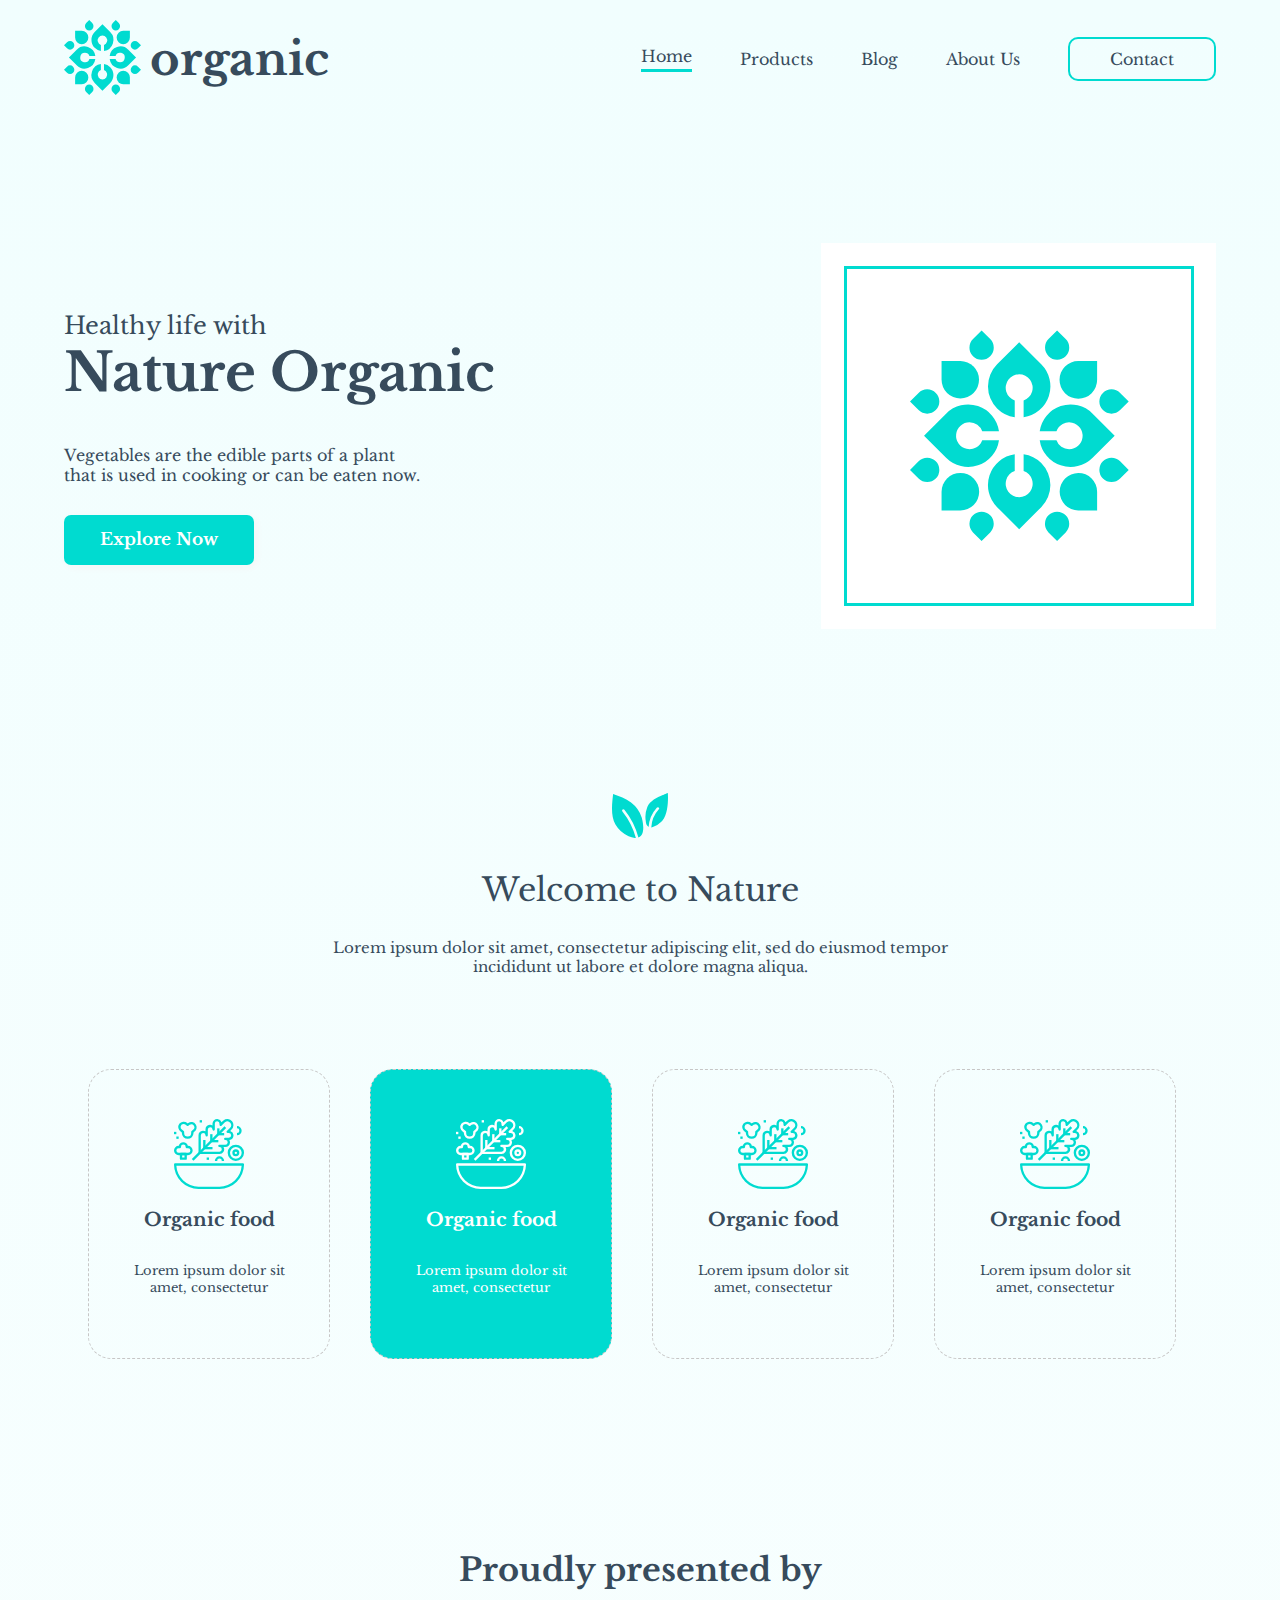
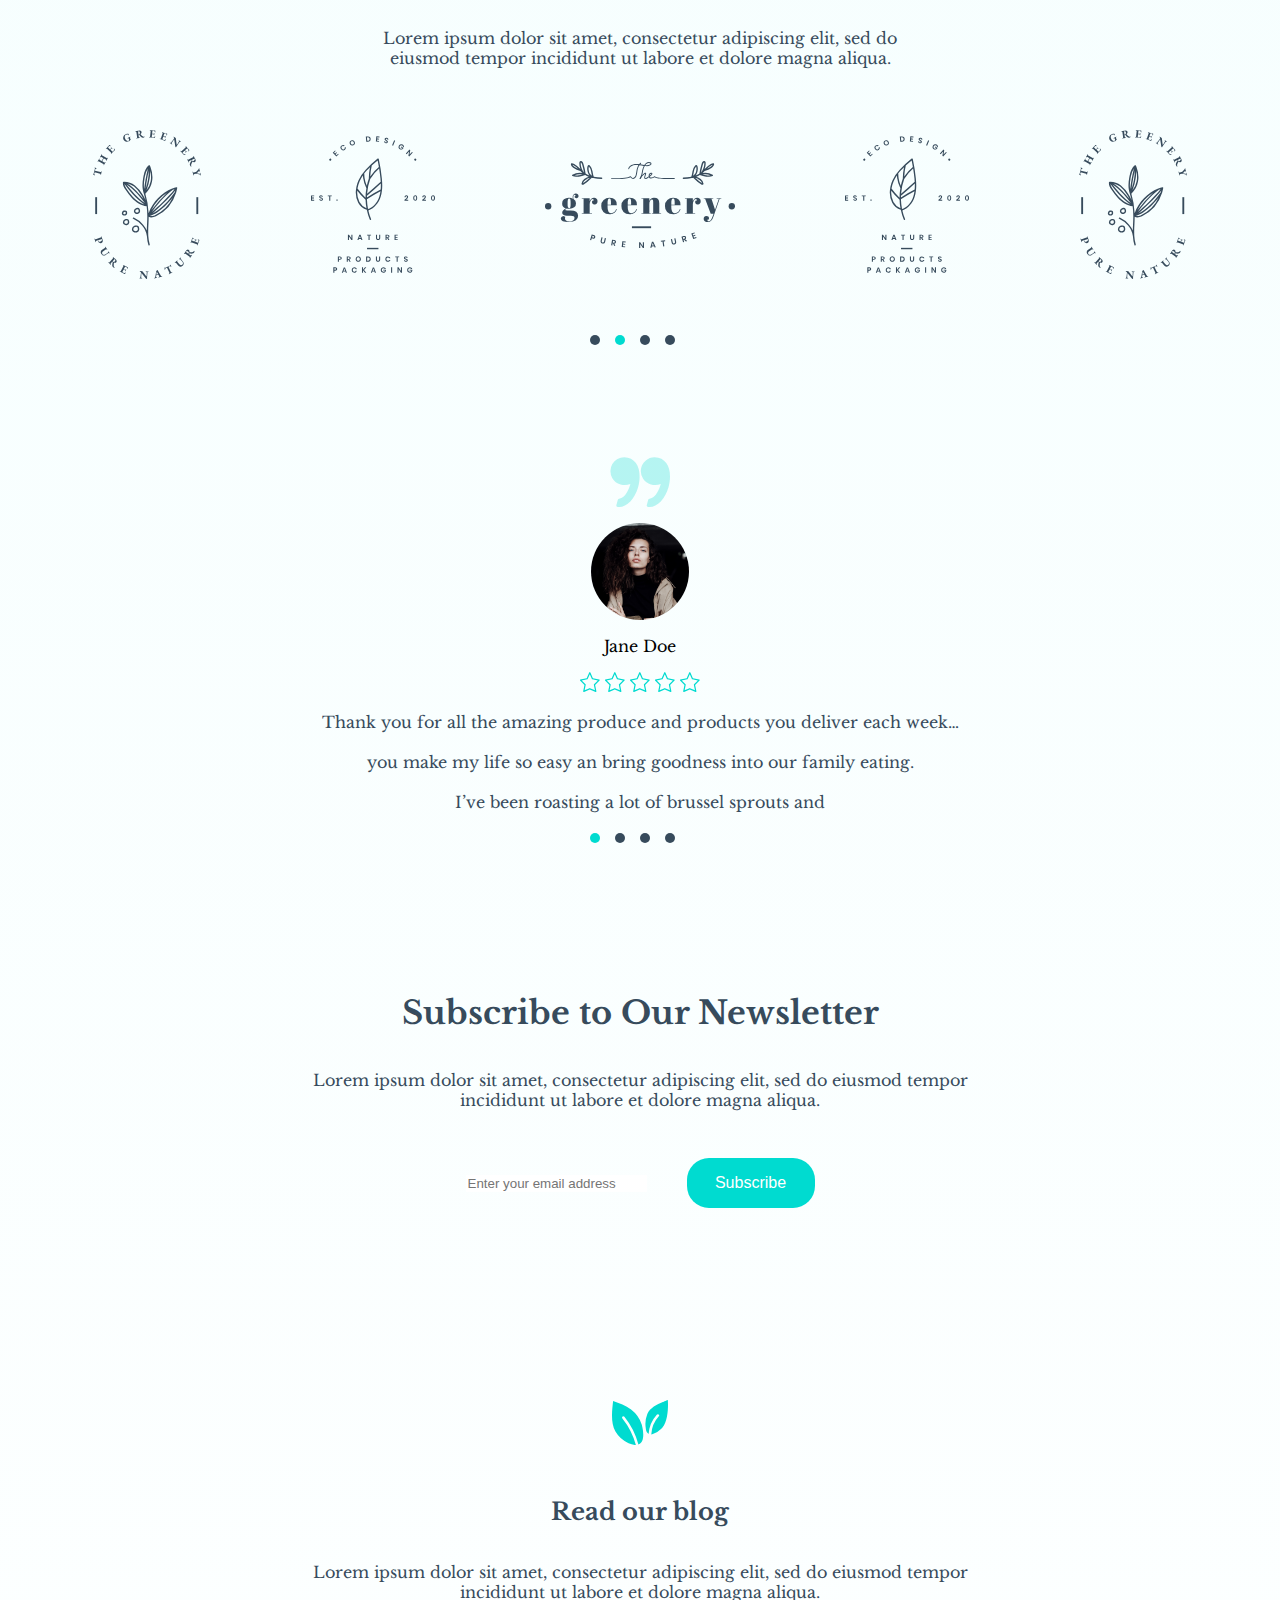
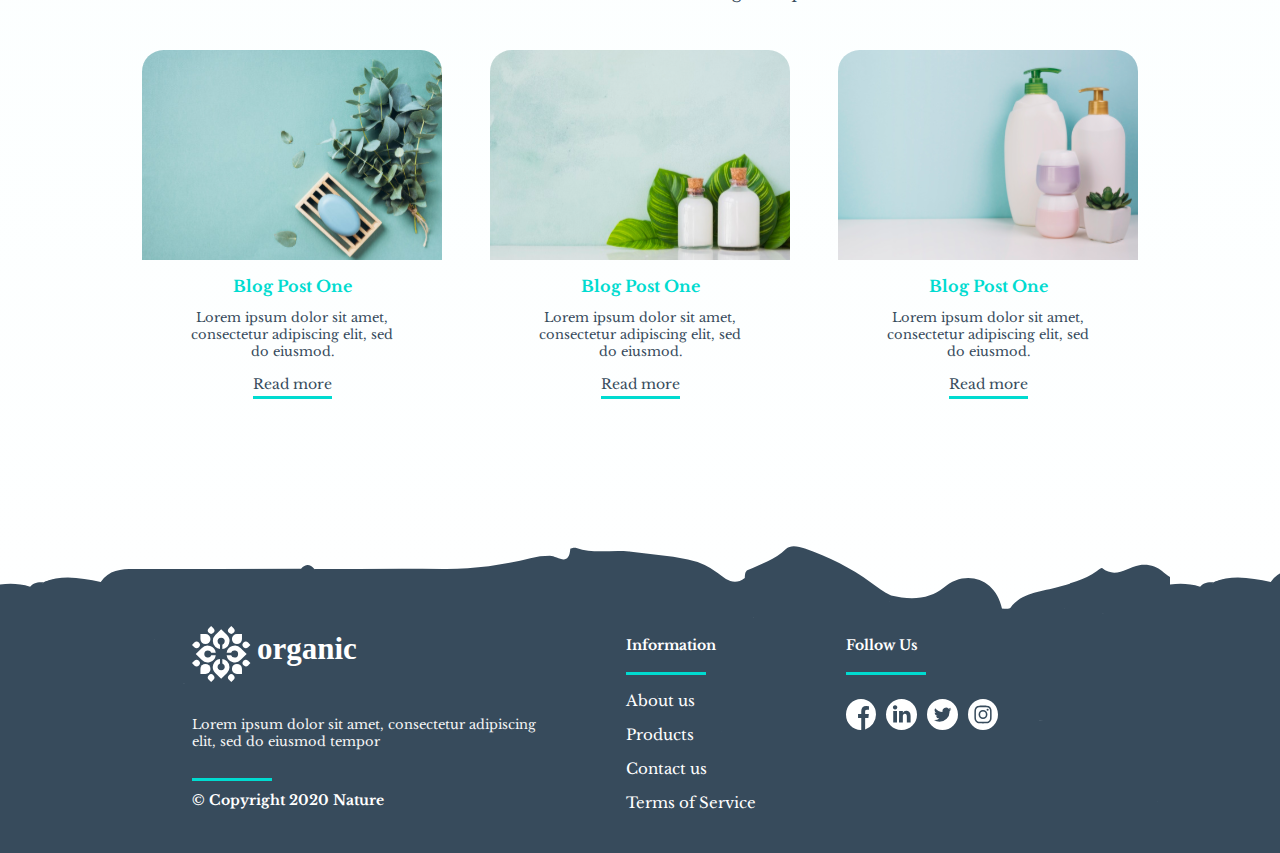
<file: index.html>
<!DOCTYPE html>
<html lang="en">

<head>
  <meta charset="UTF-8" />
  <meta name="viewport" content="width=device-width, initial-scale=1.0" />
  <title>Organic natural health</title>
  <link rel="icon" type="image/svg+xml" href="/assets/logo.ico">
  <link href="https://fonts.googleapis.com/css2?family=Libre+Baskerville:ital,wght@0,400;0,700;1,400&display=swap"
    rel="stylesheet" />
  <link rel="stylesheet" href="styles/utility.css" />
  <link rel="stylesheet" href="styles/main.css" />
</head>

<body>
  <div class="main-container">
    <header class="header-nav">
      <div class="header-nav-title-container flex-row">
        <div>
          <img src="assets/logo.svg" alt="Natural health" />
        </div>
        <div class="header-nav-title">organic</div>
      </div>
      <div class="header-right flex-row">
        <a class="header-nav-item nav-item-selected" href="#">Home</a>
        <a class="header-nav-item" href="products.html">Products</a>
        <a class="header-nav-item" href="blog.html">Blog</a>
        <a class="header-nav-item" href="about.html">About Us</a>
        <div class="contact-nav-link-container">
          <a href="#">Contact</a>
        </div>
      </div>
    </header>
    <section class="hero-container">
      <div class="hero-left">
        <div class="hero-title-text text-color-primary">
          Healthy life with
        </div>
        <span class="hero-title text-bold text-color-primary">Nature Organic</span>
        <p style="margin-top: 2.5rem" class="text-color-primary">
          Vegetables are the edible parts of a plant <br />
          that is used in cooking or can be eaten now.
        </p>
        <div class="hero-button"><a href="#">Explore Now</a></div>
      </div>
      <div class="hero-right">
        <img height="400" src="assets//hero-image-center.svg" alt="Center logo" />
      </div>
    </section>
    <section class="welcome" id="welcome">
      <img style="margin-bottom: 2rem" height="45" src="assets/welcome-leafs.svg" alt="Leafs" />
      <div class="welcome-title">Welcome to Nature</div>
      <div class="welcome-description">
        Lorem ipsum dolor sit amet, consectetur adipiscing elit, sed do
        eiusmod tempor <br />
        incididunt ut labore et dolore magna aliqua.
      </div>
      <div class="welcome-services">
        <div class="welcome-services-item">
          <img height="70" src="assets/service.svg" alt="" />
          <h3>Organic food</h3>
          <p>
            Lorem ipsum dolor sit <br />
            amet, consectetur
          </p>
        </div>
        <div class="welcome-services-item item-active">
          <img height="70" src="assets/service.svg" alt="" />
          <h3>Organic food</h3>
          <p>
            Lorem ipsum dolor sit <br />
            amet, consectetur
          </p>
        </div>
        <div class="welcome-services-item">
          <img height="70" src="assets/service.svg" alt="" />
          <h3>Organic food</h3>
          <p>
            Lorem ipsum dolor sit <br />
            amet, consectetur
          </p>
        </div>
        <div class="welcome-services-item">
          <img height="70" src="assets/service.svg" alt="" />
          <h3>Organic food</h3>
          <p>
            Lorem ipsum dolor sit <br />
            amet, consectetur
          </p>
        </div>
      </div>
    </section>
    <section class="testimonials">
      <h1>Proudly presented by</h1>
      <p style="text-align: center;">
        Lorem ipsum dolor sit amet, consectetur adipiscing elit, sed do <br />
        eiusmod tempor incididunt ut labore et dolore magna aliqua.
      </p>
      <div class="testimonial-icons">
        <img src="assets/testimonials.svg">
        <img src="assets/testimonial2.svg">
        <img src="assets/testimonial3.svg">
        <img src="assets/testimonial4.svg">
        <img src="assets/testimonial5.svg">
      </div>
      <div class="pagination">
        <div class="pagination-item"></div>
        <div class="pagination-item pagination-item-active"></div>
        <div class="pagination-item"></div>
        <div class="pagination-item"></div>
      </div>
    </section>
    <section class="comments">
      <img class="comments-quote" src="assets//quotes.svg" alt="Quotes">
      <img class="comments-person" src="assets/person.svg" alt="Person">
      <div class="comments-name" text-color-primary">Jane Doe</div>
      <div>
        <img src="assets/star.svg" alt="Star">
        <img src="assets/star.svg" alt="Star">
        <img src="assets/star.svg" alt="Star">
        <img src="assets/star.svg" alt="Star">
        <img src="assets/star.svg" alt="Star">
      </div>
      <div>
        <p class="comments-text">
          Thank you for all the amazing produce and products you deliver each week…
          <br>
          <br>
          you make my life so easy an bring goodness into our family eating.
          <br>
          <br>
          I’ve been roasting a lot of brussel sprouts and
        </p>
      </div>
      <div class="pagination">
        <div class="pagination-item pagination-item-active"></div>
        <div class="pagination-item"></div>
        <div class="pagination-item"></div>
        <div class="pagination-item"></div>
      </div>
    </section>
    <section class="subscribe-section">
      <h1 class="text-color-primary">Subscribe to Our Newsletter</h1>
      <p class="text-color-primary" style="text-align: center">Lorem ipsum dolor sit amet, consectetur adipiscing elit,
        sed do eiusmod tempor <br>
        incididunt ut labore et dolore magna aliqua.
      </p>
      <div class="subscribe-input-group" style="margin-top: 2rem;">
        <input style="margin-right: 35px;" placeholder="Enter your email address" type="email">
        <button>Subscribe</button>
      </div>
    </section>
    <section class="blog-section">
      <img style="margin-bottom: 2rem" height="45" src="assets/welcome-leafs.svg" alt="Leafs" />
      <h2 class="text-color-primary">Read our blog</h2>
      <p class="text-color-primary" style="text-align:center">
        Lorem ipsum dolor sit amet, consectetur adipiscing elit, sed do eiusmod tempor <br>
        incididunt ut labore et dolore magna aliqua.
      </p>
      <div class="blog-cards-container">
        <div class="card">
          <img width="300" src="assets/blog-image.svg" />
          <div class="card-botton">
            <h4>Blog Post One</h4>
            <p>
              Lorem ipsum dolor sit amet, <br>
              consectetur adipiscing elit, sed <br>
              do eiusmod.
            </p>
            <div>
              <a style="font-size: 14px;" href="#" class="text-color-primary decoration-none nav-item-selected">Read
                more</a>
            </div>
          </div>
        </div>
        <div class="card">
          <img width="300" src="assets/blog-image2.svg" />
          <div class="card-botton">
            <h4>Blog Post One</h4>
            <p>
              Lorem ipsum dolor sit amet, <br>
              consectetur adipiscing elit, sed <br>
              do eiusmod.
            </p>
            <div>
              <a style="font-size: 14px;" href="#" class="text-color-primary decoration-none nav-item-selected">Read
                more</a>
            </div>
          </div>
        </div>
        <div class="card">
          <img width="300" src="assets/blog-image3.svg" />
          <div class="card-botton">
            <h4>Blog Post One</h4>
            <p>
              Lorem ipsum dolor sit amet, <br>
              consectetur adipiscing elit, sed <br>
              do eiusmod.
            </p>
            <div>
              <a style="font-size: 14px;" href="#" class="text-color-primary decoration-none nav-item-selected">Read
                more</a>
            </div>
          </div>
        </div>
      </div>
    </section>
  </div>

  <footer>
    <div class="footer-left">
      <img src="assets/logo-title.svg" alt="">
      <p>
        Lorem ipsum dolor sit amet, consectetur adipiscing <br>
        elit, sed do eiusmod tempor
      </p>
      <div class="green-line"></div>
      <h4>© Copyright 2020 Nature</h4>
    </div>
    <div class="footer-center">
      <h4>Information</h4>
      <div class="green-line"></div>
      <ul style="list-style: none;">
        <li>About us</li>
        <li>Products</li>
        <li>Contact us</li>
        <li>Terms of Service</li>
      </ul>
    </div>
    <div class="footer-right">
      <h4>Follow Us</h4>
      <div class="green-line"></div>
      <div class="social-links">
        <img src="assets//facebook.svg">
        <img src="assets//linkedin.svg">
        <img src="assets//tweeter.svg">
        <img src="assets/instagram.svg" alt="">
      </div>
    </div>
  </footer>
</body>

</html>
</file>
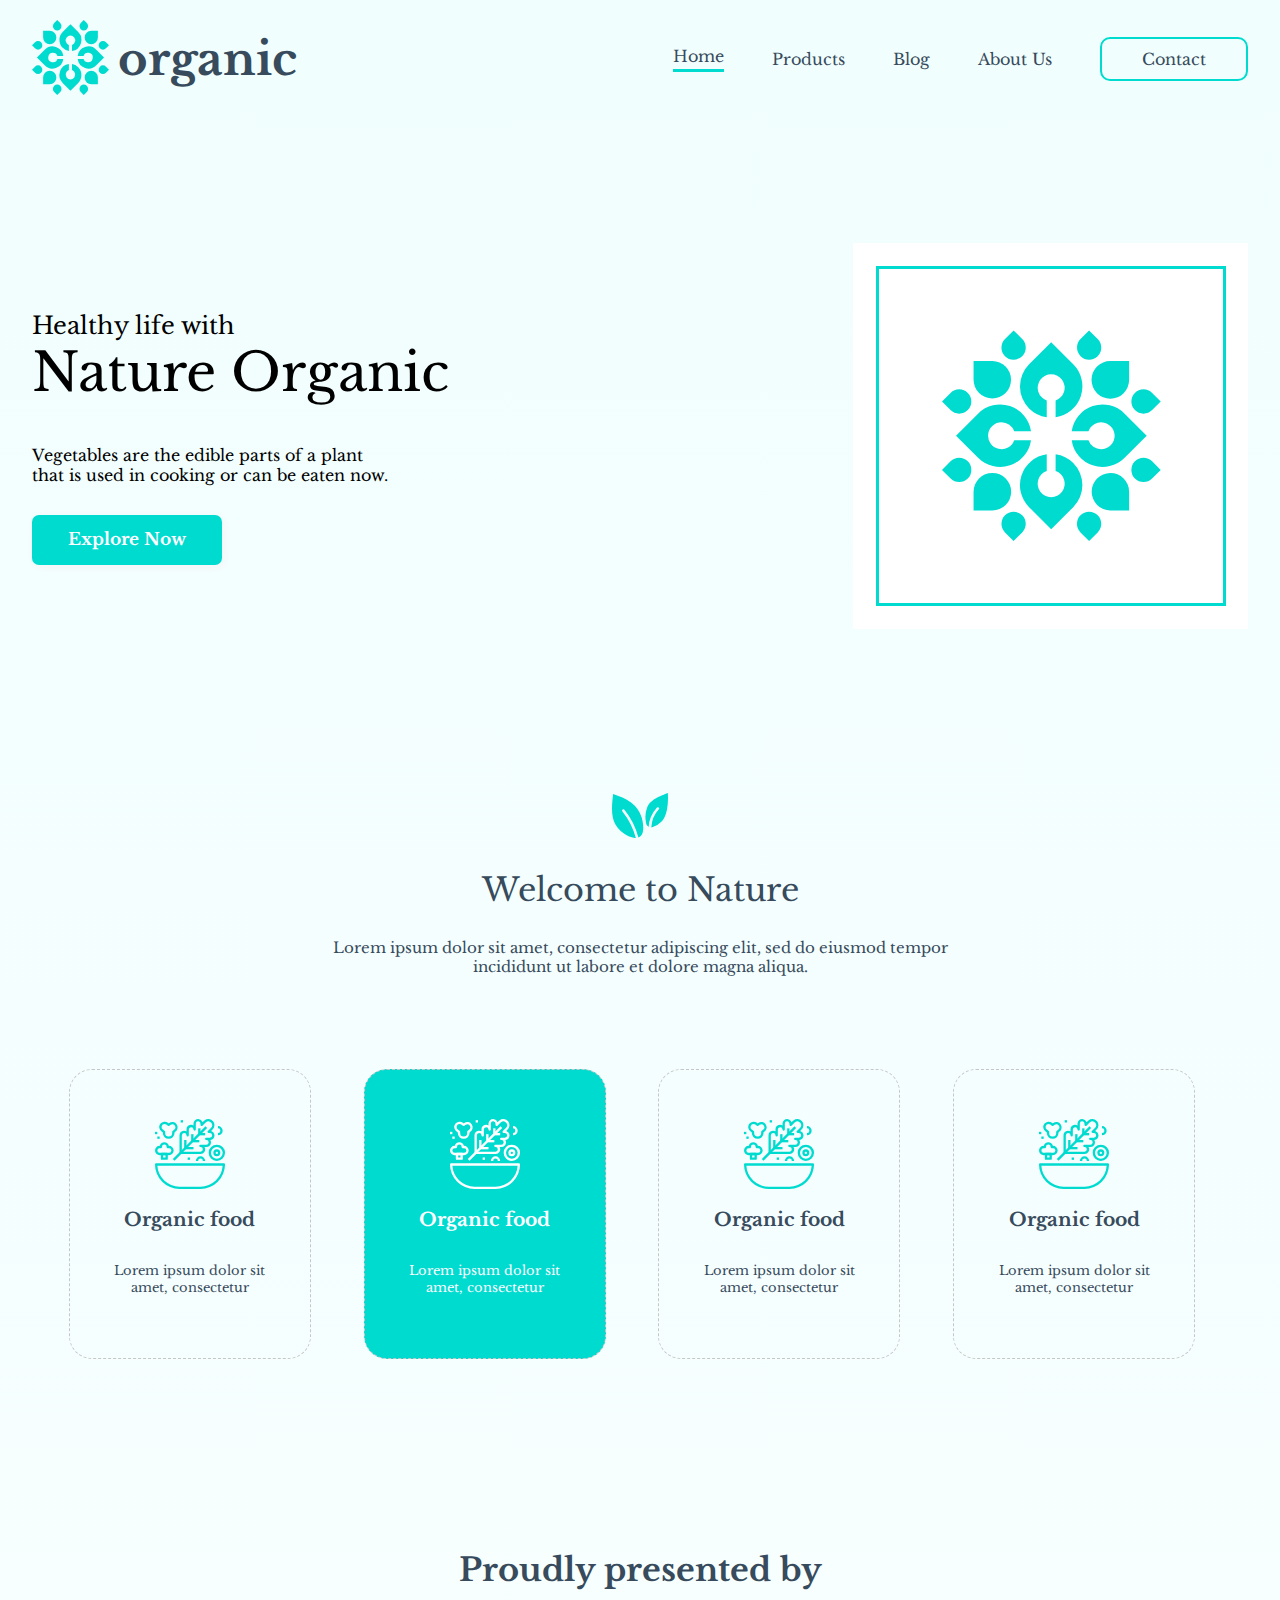
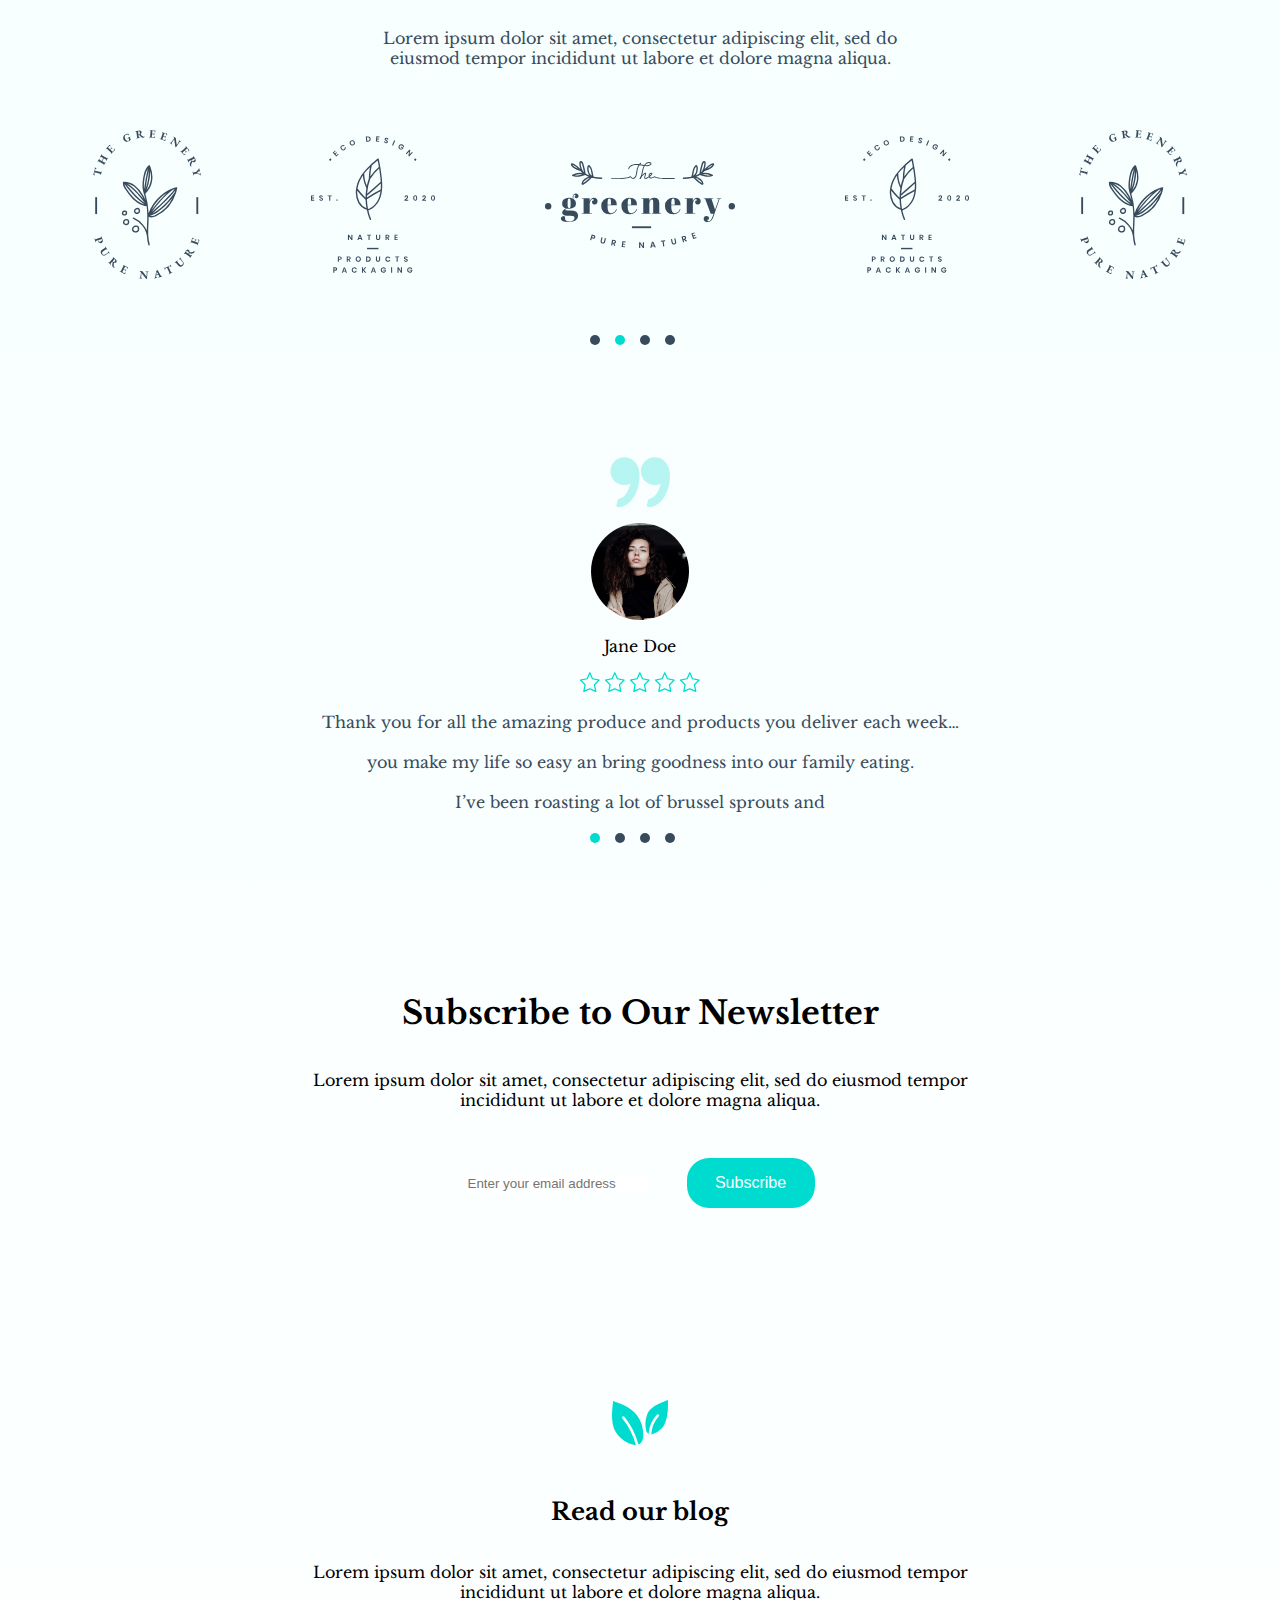
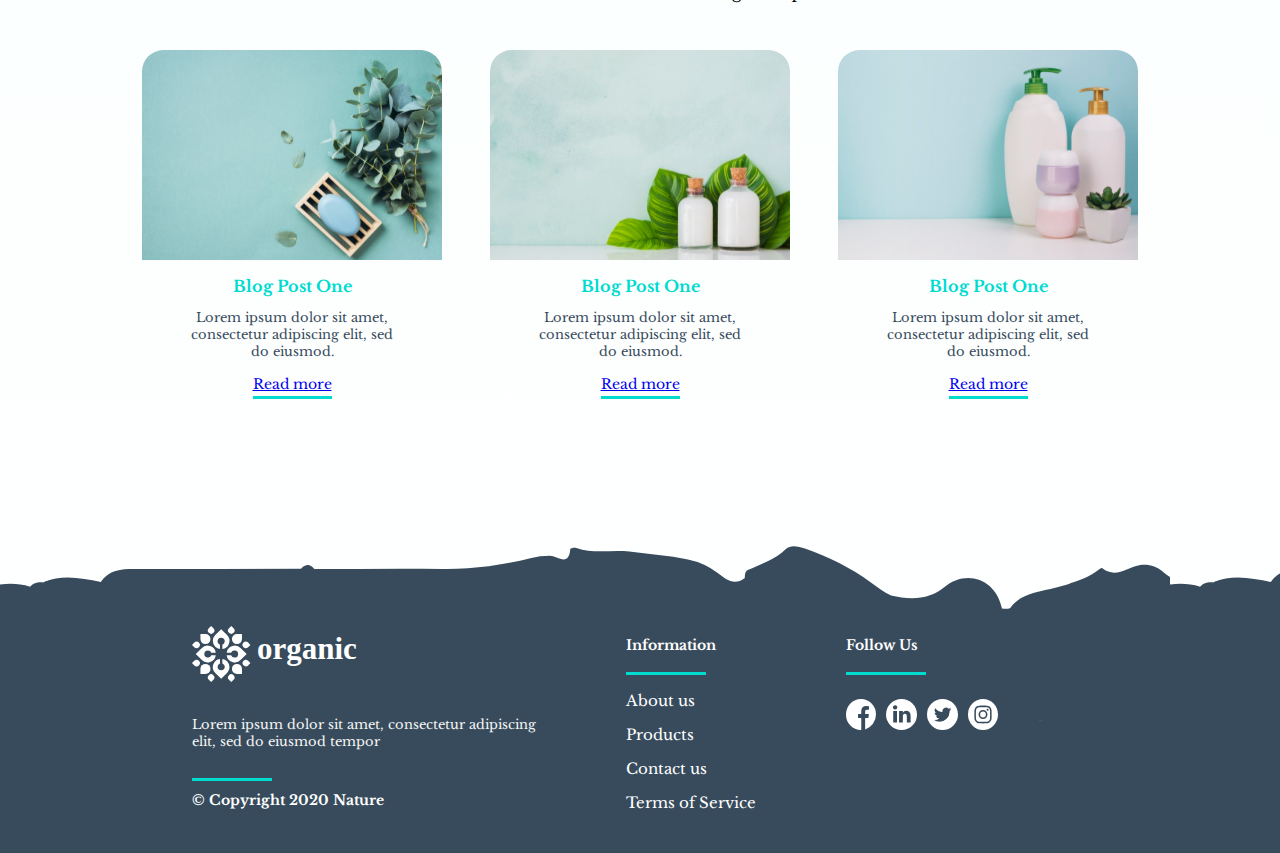
<file: src/index.html>
<!DOCTYPE html>
<html lang="en">

<head>
  <meta charset="UTF-8" />
  <meta name="viewport" content="width=device-width, initial-scale=1.0" />
  <title>Organic natural health</title>
  <link href="https://fonts.googleapis.com/css2?family=Libre+Baskerville:ital,wght@0,400;0,700;1,400&display=swap"
    rel="stylesheet" />
  <link rel="stylesheet" href="styles/utility.css" />
  <link rel="stylesheet" href="styles/main.css" />
</head>

<body>
  <div class="main-container">
    <header class="header-nav">
      <div class="header-nav-title-container flex-row">
        <div>
          <img src="assets/logo.svg" alt="Natural health" />
        </div>
        <div class="header-nav-title">organic</div>
      </div>
      <div class="header-right flex-row">
        <a class="header-nav-item nav-item-selected" href="#">Home</a>
        <a class="header-nav-item" href="products.html">Products</a>
        <a class="header-nav-item" href="#">Blog</a>
        <a class="header-nav-item" href="#">About Us</a>
        <div class="contact-nav-link-container">
          <a href="#">Contact</a>
        </div>
      </div>
    </header>
    <section class="hero-container">
      <div class="hero-left">
        <div class="hero-title-text text-color-primary">
          Healthy life with
        </div>
        <span class="hero-title text-bold text-color-primary">Nature Organic</span>
        <p style="margin-top: 2.5rem" class="text-color-primary">
          Vegetables are the edible parts of a plant <br />
          that is used in cooking or can be eaten now.
        </p>
        <div class="hero-button"><a href="#">Explore Now</a></div>
      </div>
      <div class="hero-right">
        <img height="400" src="assets//hero-image-center.svg" alt="Center logo" />
      </div>
    </section>
    <section class="welcome" id="welcome">
      <img style="margin-bottom: 2rem" height="45" src="assets/welcome-leafs.svg" alt="Leafs" />
      <div class="welcome-title">Welcome to Nature</div>
      <div class="welcome-description">
        Lorem ipsum dolor sit amet, consectetur adipiscing elit, sed do
        eiusmod tempor <br />
        incididunt ut labore et dolore magna aliqua.
      </div>
      <div class="welcome-services">
        <div class="welcome-services-item">
          <img height="70" src="assets/service.svg" alt="" />
          <h3>Organic food</h3>
          <p>
            Lorem ipsum dolor sit <br />
            amet, consectetur
          </p>
        </div>
        <div class="welcome-services-item item-active">
          <img height="70" src="assets/service.svg" alt="" />
          <h3>Organic food</h3>
          <p>
            Lorem ipsum dolor sit <br />
            amet, consectetur
          </p>
        </div>
        <div class="welcome-services-item">
          <img height="70" src="assets/service.svg" alt="" />
          <h3>Organic food</h3>
          <p>
            Lorem ipsum dolor sit <br />
            amet, consectetur
          </p>
        </div>
        <div class="welcome-services-item">
          <img height="70" src="assets/service.svg" alt="" />
          <h3>Organic food</h3>
          <p>
            Lorem ipsum dolor sit <br />
            amet, consectetur
          </p>
        </div>
      </div>
    </section>
    <section class="testimonials">
      <h1>Proudly presented by</h1>
      <p style="text-align: center;">
        Lorem ipsum dolor sit amet, consectetur adipiscing elit, sed do <br />
        eiusmod tempor incididunt ut labore et dolore magna aliqua.
      </p>
      <div class="testimonial-icons">
        <img src="assets/testimonials.svg">
        <img src="assets/testimonial2.svg">
        <img src="assets/testimonial3.svg">
        <img src="assets/testimonial4.svg">
        <img src="assets/testimonial5.svg">
      </div>
      <div class="pagination">
        <div class="pagination-item"></div>
        <div class="pagination-item pagination-item-active"></div>
        <div class="pagination-item"></div>
        <div class="pagination-item"></div>
      </div>
    </section>
    <section class="comments">
      <img class="comments-quote" src="assets//quotes.svg" alt="Quotes">
      <img class="comments-person" src="assets/person.svg" alt="Person">
      <div class="comments-name" text-color-primary">Jane Doe</div>
      <div>
        <img src="assets/star.svg" alt="Star">
        <img src="assets/star.svg" alt="Star">
        <img src="assets/star.svg" alt="Star">
        <img src="assets/star.svg" alt="Star">
        <img src="assets/star.svg" alt="Star">
      </div>
      <div>
        <p class="comments-text">
          Thank you for all the amazing produce and products you deliver each week…
          <br>
          <br>
          you make my life so easy an bring goodness into our family eating.
          <br>
          <br>
          I’ve been roasting a lot of brussel sprouts and
        </p>
      </div>
      <div class="pagination">
        <div class="pagination-item pagination-item-active"></div>
        <div class="pagination-item"></div>
        <div class="pagination-item"></div>
        <div class="pagination-item"></div>
      </div>
    </section>
    <section class="subscribe-section">
      <h1 class="text-color-primary">Subscribe to Our Newsletter</h1>
      <p class="text-color-primary" style="text-align: center">Lorem ipsum dolor sit amet, consectetur adipiscing elit,
        sed do eiusmod tempor <br>
        incididunt ut labore et dolore magna aliqua.
      </p>
      <div class="subscribe-input-group" style="margin-top: 2rem;">
        <input style="margin-right: 35px;" placeholder="Enter your email address" type="email">
        <button>Subscribe</button>
      </div>
    </section>
    <section class="blog-section">
      <img style="margin-bottom: 2rem" height="45" src="assets/welcome-leafs.svg" alt="Leafs" />
      <h2 class="text-color-primary">Read our blog</h2>
      <p class="text-color-primary" style="text-align:center">
        Lorem ipsum dolor sit amet, consectetur adipiscing elit, sed do eiusmod tempor <br>
        incididunt ut labore et dolore magna aliqua.
      </p>
      <div class="blog-cards-container">
        <div class="card">
          <img width="300" src="assets/blog-image.svg" />
          <div class="card-botton">
            <h4>Blog Post One</h4>
            <p>
              Lorem ipsum dolor sit amet, <br>
              consectetur adipiscing elit, sed <br>
              do eiusmod.
            </p>
            <div>
              <a style="font-size: 14px;" href="#" class="text-color-primary decoration-none nav-item-selected">Read
                more</a>
            </div>
          </div>
        </div>
        <div class="card">
          <img width="300" src="assets/blog-image2.svg" />
          <div class="card-botton">
            <h4>Blog Post One</h4>
            <p>
              Lorem ipsum dolor sit amet, <br>
              consectetur adipiscing elit, sed <br>
              do eiusmod.
            </p>
            <div>
              <a style="font-size: 14px;" href="#" class="text-color-primary decoration-none nav-item-selected">Read
                more</a>
            </div>
          </div>
        </div>
        <div class="card">
          <img width="300" src="assets/blog-image3.svg" />
          <div class="card-botton">
            <h4>Blog Post One</h4>
            <p>
              Lorem ipsum dolor sit amet, <br>
              consectetur adipiscing elit, sed <br>
              do eiusmod.
            </p>
            <div>
              <a style="font-size: 14px;" href="#" class="text-color-primary decoration-none nav-item-selected">Read
                more</a>
            </div>
          </div>
        </div>
      </div>
    </section>
  </div>

  <footer>
    <div class="footer-left">
      <img src="assets/logo-title.svg" alt="">
      <p>
        Lorem ipsum dolor sit amet, consectetur adipiscing <br>
        elit, sed do eiusmod tempor
      </p>
      <div class="green-line"></div>
      <h4>© Copyright 2020 Nature</h4>
    </div>
    <div class="footer-center">
      <h4>Information</h4>
      <div class="green-line"></div>
      <ul style="list-style: none;">
        <li>About us</li>
        <li>Products</li>
        <li>Contact us</li>
        <li>Terms of Service</li>
      </ul>
    </div>
    <div class="footer-right">
      <h4>Follow Us</h4>
      <div class="green-line"></div>
      <div class="social-links">
        <img src="assets//facebook.svg">
        <img src="assets//linkedin.svg">
        <img src="assets//tweeter.svg">
        <img src="assets/instagram.svg" alt="">
      </div>
    </div>
  </footer>
</body>

</html>
</file>
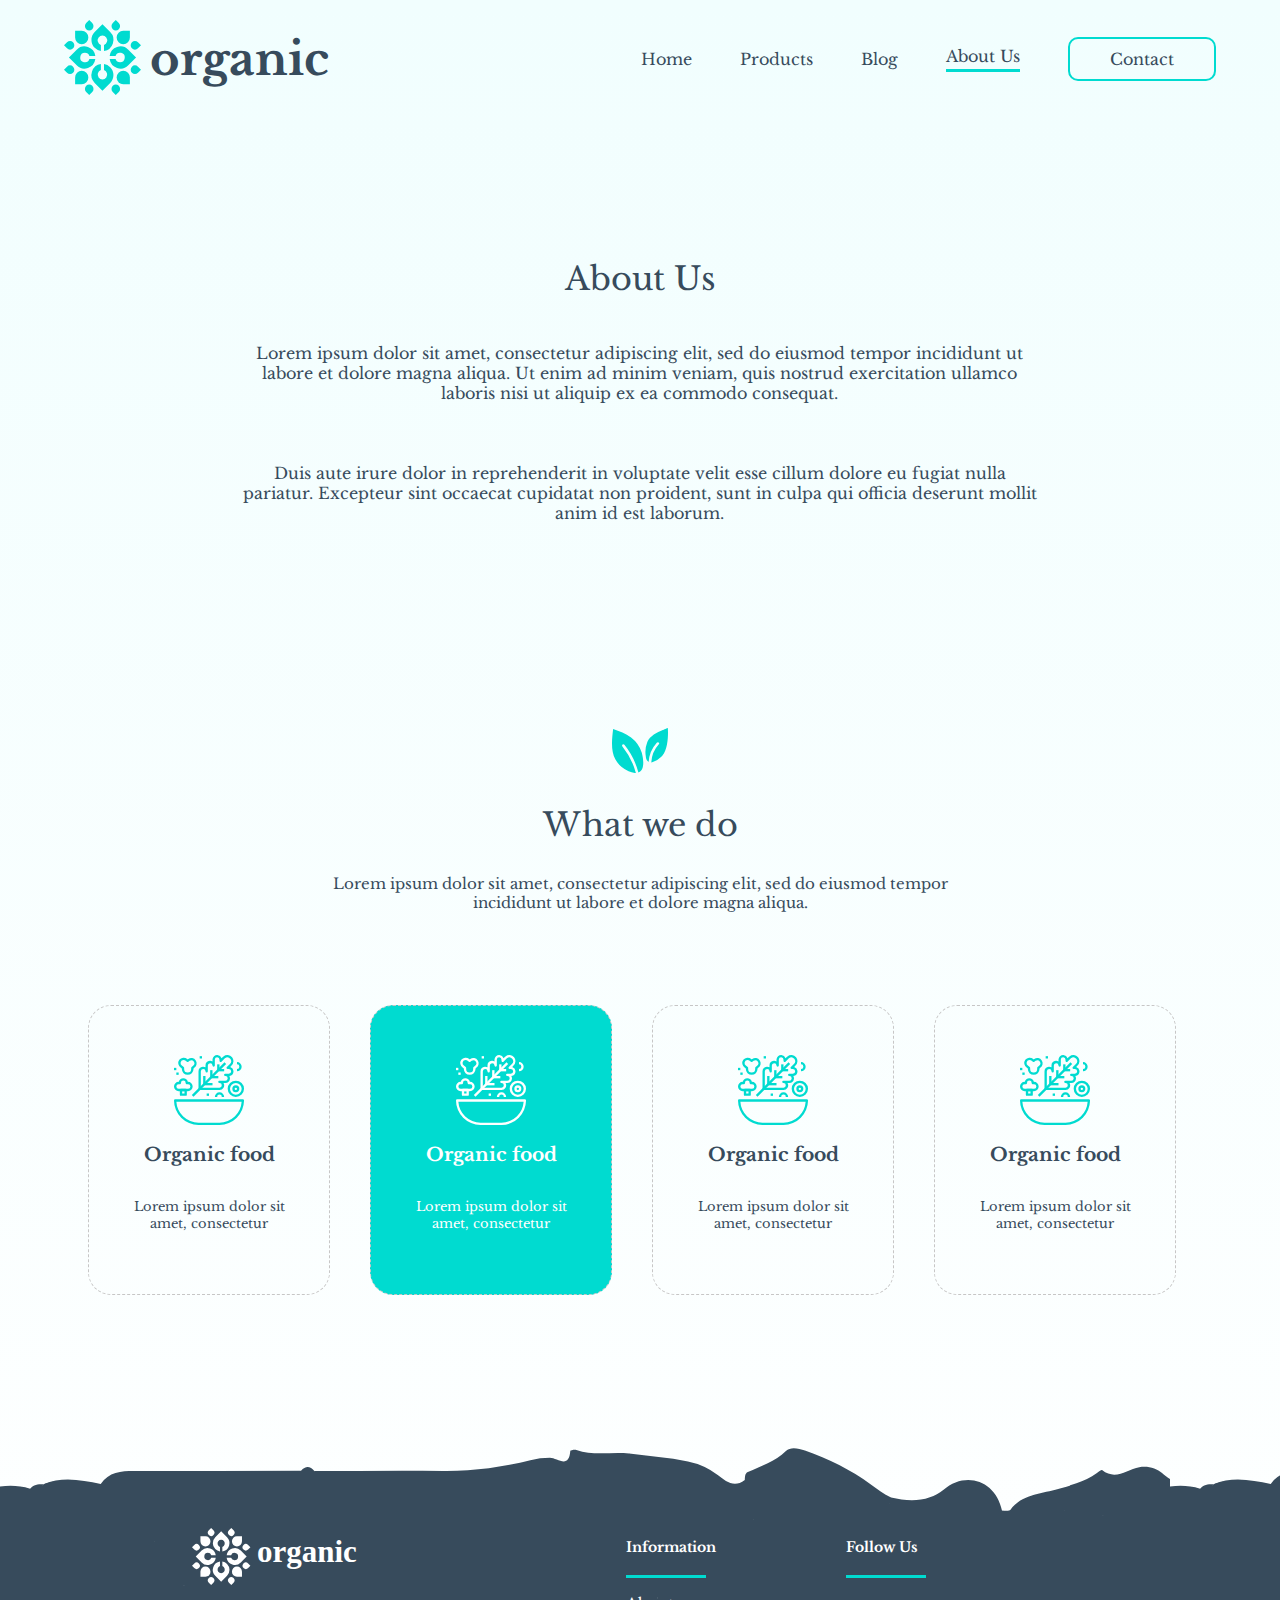
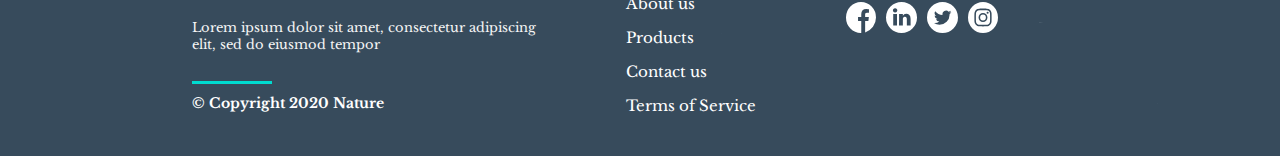
<file: about.html>
<!DOCTYPE html>
<html lang="en">
  <head>
    <meta charset="UTF-8" />
    <meta name="viewport" content="width=device-width, initial-scale=1.0" />
    <title>Organic natural health - About</title>
    <link rel="icon" type="image/svg+xml" href="/assets/logo.ico">
    <link
      href="https://fonts.googleapis.com/css2?family=Libre+Baskerville:ital,wght@0,400;0,700;1,400&display=swap"
      rel="stylesheet"
    />
    <link rel="stylesheet" href="styles/utility.css" />
    <link rel="stylesheet" href="styles/main.css" />
  </head>

  <body>
    <div class="main-container">
      <header class="header-nav">
        <div class="header-nav-title-container flex-row">
          <div>
            <img src="assets/logo.svg" alt="Natural health" />
          </div>
          <div class="header-nav-title">organic</div>
        </div>
        <div class="header-right flex-row">
          <a class="header-nav-item" href="index.html">Home</a>
          <a class="header-nav-item" href="products.html">Products</a>
          <a class="header-nav-item" href="blog.html">Blog</a>
          <a class="header-nav-item nav-item-selected" href="#">About Us</a>
          <div class="contact-nav-link-container">
            <a href="#">Contact</a>
          </div>
        </div>
      </header>
      <section class="welcome" id="welcome">
        <div class="welcome-title">About Us</div>
        <div style="text-align: center;width: 70%;">
          <p>
            Lorem ipsum dolor sit amet, consectetur adipiscing elit, sed do
            eiusmod tempor incididunt ut labore et dolore magna aliqua. Ut enim
            ad minim veniam, quis nostrud exercitation ullamco laboris nisi ut
            aliquip ex ea commodo consequat. <br />
            <br />
            <br />
            <br />

            Duis aute irure dolor in reprehenderit in voluptate velit esse
            cillum dolore eu fugiat nulla pariatur. Excepteur sint occaecat
            cupidatat non proident, sunt in culpa qui officia deserunt mollit
            anim id est laborum.
          </p>
        </div>
      </section>
      <section class="welcome" id="welcome">
        <img
          style="margin-bottom: 2rem"
          height="45"
          src="assets/welcome-leafs.svg"
          alt="Leafs"
        />
        <div class="welcome-title">What we do</div>
        <div class="welcome-description">
          Lorem ipsum dolor sit amet, consectetur adipiscing elit, sed do
          eiusmod tempor <br />
          incididunt ut labore et dolore magna aliqua.
        </div>
        <div class="welcome-services">
          <div class="welcome-services-item">
            <img height="70" src="assets/service.svg" alt="" />
            <h3>Organic food</h3>
            <p>
              Lorem ipsum dolor sit <br />
              amet, consectetur
            </p>
          </div>
          <div class="welcome-services-item item-active">
            <img height="70" src="assets/service.svg" alt="" />
            <h3>Organic food</h3>
            <p>
              Lorem ipsum dolor sit <br />
              amet, consectetur
            </p>
          </div>
          <div class="welcome-services-item">
            <img height="70" src="assets/service.svg" alt="" />
            <h3>Organic food</h3>
            <p>
              Lorem ipsum dolor sit <br />
              amet, consectetur
            </p>
          </div>
          <div class="welcome-services-item">
            <img height="70" src="assets/service.svg" alt="" />
            <h3>Organic food</h3>
            <p>
              Lorem ipsum dolor sit <br />
              amet, consectetur
            </p>
          </div>
        </div>
      </section>
    </div>

    <footer>
      <div class="footer-left">
        <img src="assets/logo-title.svg" alt="" />
        <p>
          Lorem ipsum dolor sit amet, consectetur adipiscing <br />
          elit, sed do eiusmod tempor
        </p>
        <div class="green-line"></div>
        <h4>© Copyright 2020 Nature</h4>
      </div>
      <div class="footer-center">
        <h4>Information</h4>
        <div class="green-line"></div>
        <ul style="list-style: none">
          <li>About us</li>
          <li>Products</li>
          <li>Contact us</li>
          <li>Terms of Service</li>
        </ul>
      </div>
      <div class="footer-right">
        <h4>Follow Us</h4>
        <div class="green-line"></div>
        <div class="social-links">
          <img src="assets//facebook.svg" />
          <img src="assets//linkedin.svg" />
          <img src="assets//tweeter.svg" />
          <img src="assets/instagram.svg" alt="" />
        </div>
      </div>
    </footer>
  </body>
</html>
</file>
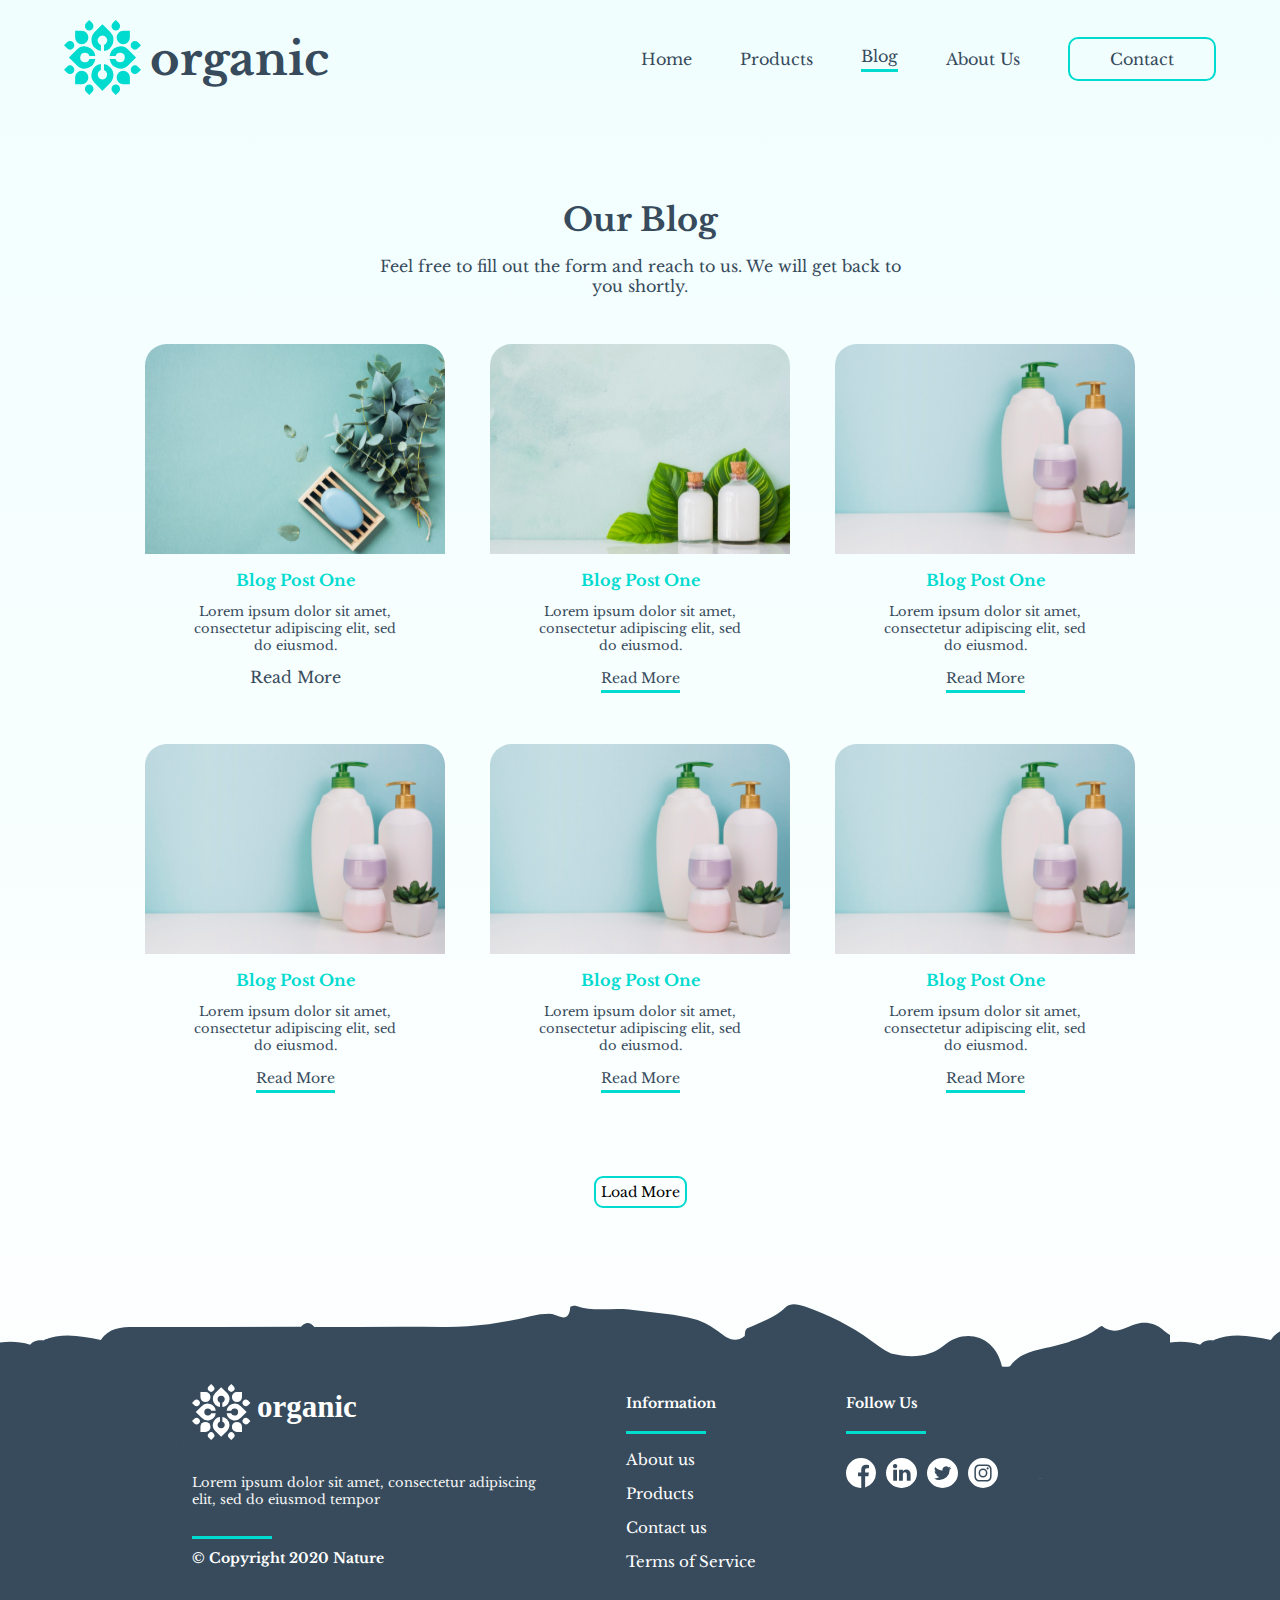
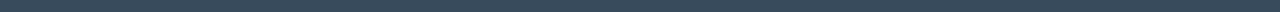
<file: blog.html>
<!DOCTYPE html>
<html lang="en">
  <head>
    <meta charset="UTF-8" />
    <meta name="viewport" content="width=device-width, initial-scale=1.0" />
    <title>Organic natural health - Blog</title>
    <link rel="icon" type="image/svg+xml" href="/assets/logo.ico">
    <link
      href="https://fonts.googleapis.com/css2?family=Libre+Baskerville:ital,wght@0,400;0,700;1,400&display=swap"
      rel="stylesheet"
    />
    <link rel="stylesheet" href="styles/utility.css" />
    <link rel="stylesheet" href="styles/main.css" />

    <style>
      :root {
        --color-font: #374b5c;
        --color-primary: #00dbd0;
      }

      .blog-section {
        margin-top: 5rem;
      }

      .blog-cards-container div:not(:last-child) {
        margin-right: 0px;
      }

      .load-more {
        margin-top: 2rem;
        font-size: 14px;
        padding: 5px;
        border-radius: 9px;
        border: 2px solid var(--color-primary);
      }

      p {
        color: var(--color-font);
      }
    </style>
  </head>

  <body>
    <div class="main-container">
      <header class="header-nav">
        <div class="header-nav-title-container flex-row">
          <div>
            <img src="assets/logo.svg" alt="Natural health" />
          </div>
          <div class="header-nav-title">organic</div>
        </div>
        <div class="header-right flex-row">
          <a class="header-nav-item" href="index.html">Home</a>
          <a class="header-nav-item" href="products.html">Products</a>
          <a class="header-nav-item nav-item-selected" href="#">Blog</a>
          <a class="header-nav-item" href="about.html">About Us</a>
          <div class="contact-nav-link-container">
            <a href="#">Contact</a>
          </div>
        </div>
      </header>
      <section class="blog-section">
        <h1
          style="font-size: xx-large; margin-bottom: 0px"
          class="text-color-primary"
        >
          Our Blog
        </h1>
        <p class="text-color-primary" style="text-align: center">
          Feel free to fill out the form and reach to us. We will get back to
          <br />
          you shortly.
        </p>
        <div class="blog-cards-container">
          <div style="margin-right: 45px" class="card">
            <img width="300" src="assets/blog-image.svg" />
            <div class="card-botton">
              <h4>Blog Post One</h4>
              <p>
                Lorem ipsum dolor sit amet, <br />
                consectetur adipiscing elit, sed <br />
                do eiusmod.
              </p>
              <div>
                <a href="#" class="text-color-primary decoration-none"
                  >Read More</a
                >
              </div>
            </div>
          </div>
          <div style="margin-right: 45px" class="card">
            <img width="300" src="assets/blog-image2.svg" />
            <div class="card-botton">
              <h4>Blog Post One</h4>
              <p>
                Lorem ipsum dolor sit amet, <br />
                consectetur adipiscing elit, sed <br />
                do eiusmod.
              </p>
              <div>
                <a
                  style="font-size: 14px"
                  href="#"
                  class="text-color-primary decoration-none nav-item-selected"
                  >Read More</a
                >
              </div>
            </div>
          </div>
          <div class="card">
            <img width="300" src="assets/blog-image3.svg" />
            <div class="card-botton">
              <h4>Blog Post One</h4>
              <p>
                Lorem ipsum dolor sit amet, <br />
                consectetur adipiscing elit, sed <br />
                do eiusmod.
              </p>
              <div>
                <a
                  style="font-size: 14px"
                  href="#"
                  class="text-color-primary decoration-none nav-item-selected"
                  >Read More</a
                >
              </div>
            </div>
          </div>
          <div style="margin-right: 45px" class="card">
            <img width="300" src="assets/blog-image3.svg" />
            <div class="card-botton">
              <h4>Blog Post One</h4>
              <p>
                Lorem ipsum dolor sit amet, <br />
                consectetur adipiscing elit, sed <br />
                do eiusmod.
              </p>
              <div>
                <a
                  style="font-size: 14px"
                  href="#"
                  class="text-color-primary decoration-none nav-item-selected"
                  >Read More</a
                >
              </div>
            </div>
          </div>
          <div style="margin-right: 45px" class="card">
            <img width="300" src="assets/blog-image3.svg" />
            <div class="card-botton">
              <h4>Blog Post One</h4>
              <p>
                Lorem ipsum dolor sit amet, <br />
                consectetur adipiscing elit, sed <br />
                do eiusmod.
              </p>
              <div>
                <a
                  style="font-size: 14px"
                  href="#"
                  class="text-color-primary decoration-none nav-item-selected"
                  >Read More</a
                >
              </div>
            </div>
          </div>
          <div class="card">
            <img width="300" src="assets/blog-image3.svg" />
            <div class="card-botton">
              <h4>Blog Post One</h4>
              <p>
                Lorem ipsum dolor sit amet, <br />
                consectetur adipiscing elit, sed <br />
                do eiusmod.
              </p>
              <div>
                <a
                  style="font-size: 14px"
                  href="#"
                  class="text-color-primary decoration-none nav-item-selected"
                  >Read More</a
                >
              </div>
            </div>
          </div>
        </div>
        <div class="load-more">Load More</div>
      </section>
    </div>

    <footer>
      <div class="footer-left">
        <img src="assets/logo-title.svg" alt="" />
        <p>
          Lorem ipsum dolor sit amet, consectetur adipiscing <br />
          elit, sed do eiusmod tempor
        </p>
        <div class="green-line"></div>
        <h4>© Copyright 2020 Nature</h4>
      </div>
      <div class="footer-center">
        <h4>Information</h4>
        <div class="green-line"></div>
        <ul style="list-style: none">
          <li>About us</li>
          <li>Products</li>
          <li>Contact us</li>
          <li>Terms of Service</li>
        </ul>
      </div>
      <div class="footer-right">
        <h4>Follow Us</h4>
        <div class="green-line"></div>
        <div class="social-links">
          <img src="assets//facebook.svg" />
          <img src="assets//linkedin.svg" />
          <img src="assets//tweeter.svg" />
          <img src="assets/instagram.svg" alt="" />
        </div>
      </div>
    </footer>
  </body>
</html>
</file>
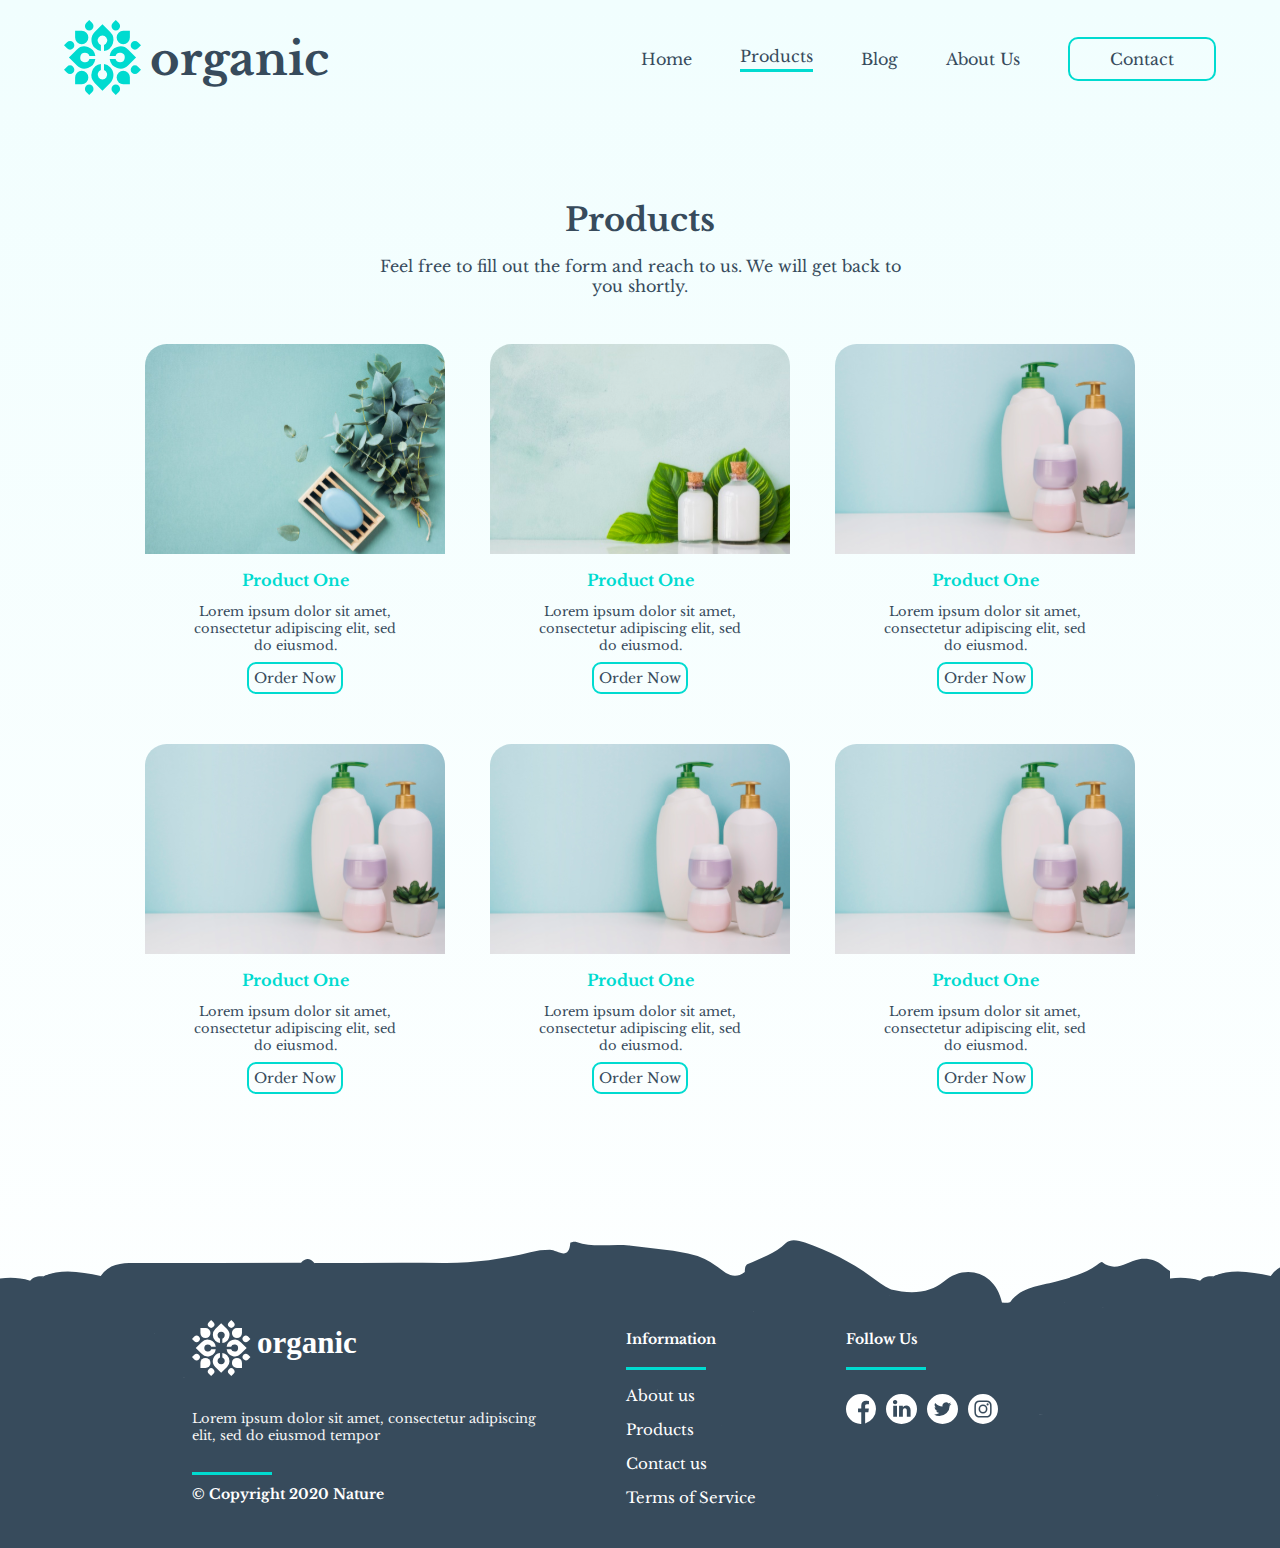
<file: products.html>
<!DOCTYPE html>
<html lang="en">
  <head>
    <meta charset="UTF-8" />
    <meta name="viewport" content="width=device-width, initial-scale=1.0" />
    <title>Organic natural health - Products</title>
    <link rel="icon" type="image/svg+xml" href="/assets/logo.ico">
    <link
      href="https://fonts.googleapis.com/css2?family=Libre+Baskerville:ital,wght@0,400;0,700;1,400&display=swap"
      rel="stylesheet"
    />
    <link rel="stylesheet" href="styles/utility.css" />
    <link rel="stylesheet" href="styles/main.css" />

    <style>
      :root {
        --color-font: #374b5c;
        --color-primary: #00dbd0;
      }

      .blog-section {
        margin-top: 5rem;
      }

      .blog-cards-container div:not(:last-child) {
        margin-right: 0px;
      }

      p {
        color: var(--color-font);
      }

      .card-botton a {
        font-size: 14px;
        padding: 5px;
        border-radius: 9px;
        border: 2px solid var(--color-primary);
      }
    </style>
  </head>

  <body>
    <div class="main-container">
      <header class="header-nav">
        <div class="header-nav-title-container flex-row">
          <div>
            <img src="assets/logo.svg" alt="Natural health" />
          </div>
          <div class="header-nav-title">organic</div>
        </div>
        <div class="header-right flex-row">
          <a class="header-nav-item" href="index.html">Home</a>
          <a class="header-nav-item nav-item-selected" href="#">Products</a>
          <a class="header-nav-item" href="blog.html">Blog</a>
          <a class="header-nav-item" href="about.html">About Us</a>
          <div class="contact-nav-link-container">
            <a href="#">Contact</a>
          </div>
        </div>
      </header>
      <section class="blog-section">
        <h1
          style="font-size: xx-large; margin-bottom: 0px"
          class="text-color-primary"
        >
          Products
        </h1>
        <p class="text-color-primary" style="text-align: center">
          Feel free to fill out the form and reach to us. We will get back to
          <br />
          you shortly.
        </p>
        <div class="blog-cards-container">
          <div style="margin-right: 45px" class="card">
            <img width="300" src="assets/blog-image.svg" />
            <div class="card-botton">
              <h4>Product One</h4>
              <p>
                Lorem ipsum dolor sit amet, <br />
                consectetur adipiscing elit, sed <br />
                do eiusmod.
              </p>
              <div>
                <a href="#" class="text-color-primary decoration-none"
                  >Order Now</a
                >
              </div>
            </div>
          </div>
          <div style="margin-right: 45px" class="card">
            <img width="300" src="assets/blog-image2.svg" />
            <div class="card-botton">
              <h4>Product One</h4>
              <p>
                Lorem ipsum dolor sit amet, <br />
                consectetur adipiscing elit, sed <br />
                do eiusmod.
              </p>
              <div>
                <a
                  style="font-size: 14px"
                  href="#"
                  class="text-color-primary decoration-none nav-item-selected"
                  >Order Now</a
                >
              </div>
            </div>
          </div>
          <div class="card">
            <img width="300" src="assets/blog-image3.svg" />
            <div class="card-botton">
              <h4>Product One</h4>
              <p>
                Lorem ipsum dolor sit amet, <br />
                consectetur adipiscing elit, sed <br />
                do eiusmod.
              </p>
              <div>
                <a
                  style="font-size: 14px"
                  href="#"
                  class="text-color-primary decoration-none nav-item-selected"
                  >Order Now</a
                >
              </div>
            </div>
          </div>
          <div style="margin-right: 45px" class="card">
            <img width="300" src="assets/blog-image3.svg" />
            <div class="card-botton">
              <h4>Product One</h4>
              <p>
                Lorem ipsum dolor sit amet, <br />
                consectetur adipiscing elit, sed <br />
                do eiusmod.
              </p>
              <div>
                <a
                  style="font-size: 14px"
                  href="#"
                  class="text-color-primary decoration-none nav-item-selected"
                  >Order Now</a
                >
              </div>
            </div>
          </div>
          <div style="margin-right: 45px" class="card">
            <img width="300" src="assets/blog-image3.svg" />
            <div class="card-botton">
              <h4>Product One</h4>
              <p>
                Lorem ipsum dolor sit amet, <br />
                consectetur adipiscing elit, sed <br />
                do eiusmod.
              </p>
              <div>
                <a
                  style="font-size: 14px"
                  href="#"
                  class="text-color-primary decoration-none nav-item-selected"
                  >Order Now</a
                >
              </div>
            </div>
          </div>
          <div class="card">
            <img width="300" src="assets/blog-image3.svg" />
            <div class="card-botton">
              <h4>Product One</h4>
              <p>
                Lorem ipsum dolor sit amet, <br />
                consectetur adipiscing elit, sed <br />
                do eiusmod.
              </p>
              <div>
                <a
                  style="font-size: 14px"
                  href="#"
                  class="text-color-primary decoration-none nav-item-selected"
                  >Order Now</a
                >
              </div>
            </div>
          </div>
        </div>
      </section>
    </div>

    <footer>
      <div class="footer-left">
        <img src="assets/logo-title.svg" alt="" />
        <p>
          Lorem ipsum dolor sit amet, consectetur adipiscing <br />
          elit, sed do eiusmod tempor
        </p>
        <div class="green-line"></div>
        <h4>© Copyright 2020 Nature</h4>
      </div>
      <div class="footer-center">
        <h4>Information</h4>
        <div class="green-line"></div>
        <ul style="list-style: none">
          <li>About us</li>
          <li>Products</li>
          <li>Contact us</li>
          <li>Terms of Service</li>
        </ul>
      </div>
      <div class="footer-right">
        <h4>Follow Us</h4>
        <div class="green-line"></div>
        <div class="social-links">
          <img src="assets//facebook.svg" />
          <img src="assets//linkedin.svg" />
          <img src="assets//tweeter.svg" />
          <img src="assets/instagram.svg" alt="" />
        </div>
      </div>
    </footer>
  </body>
</html>
</file>
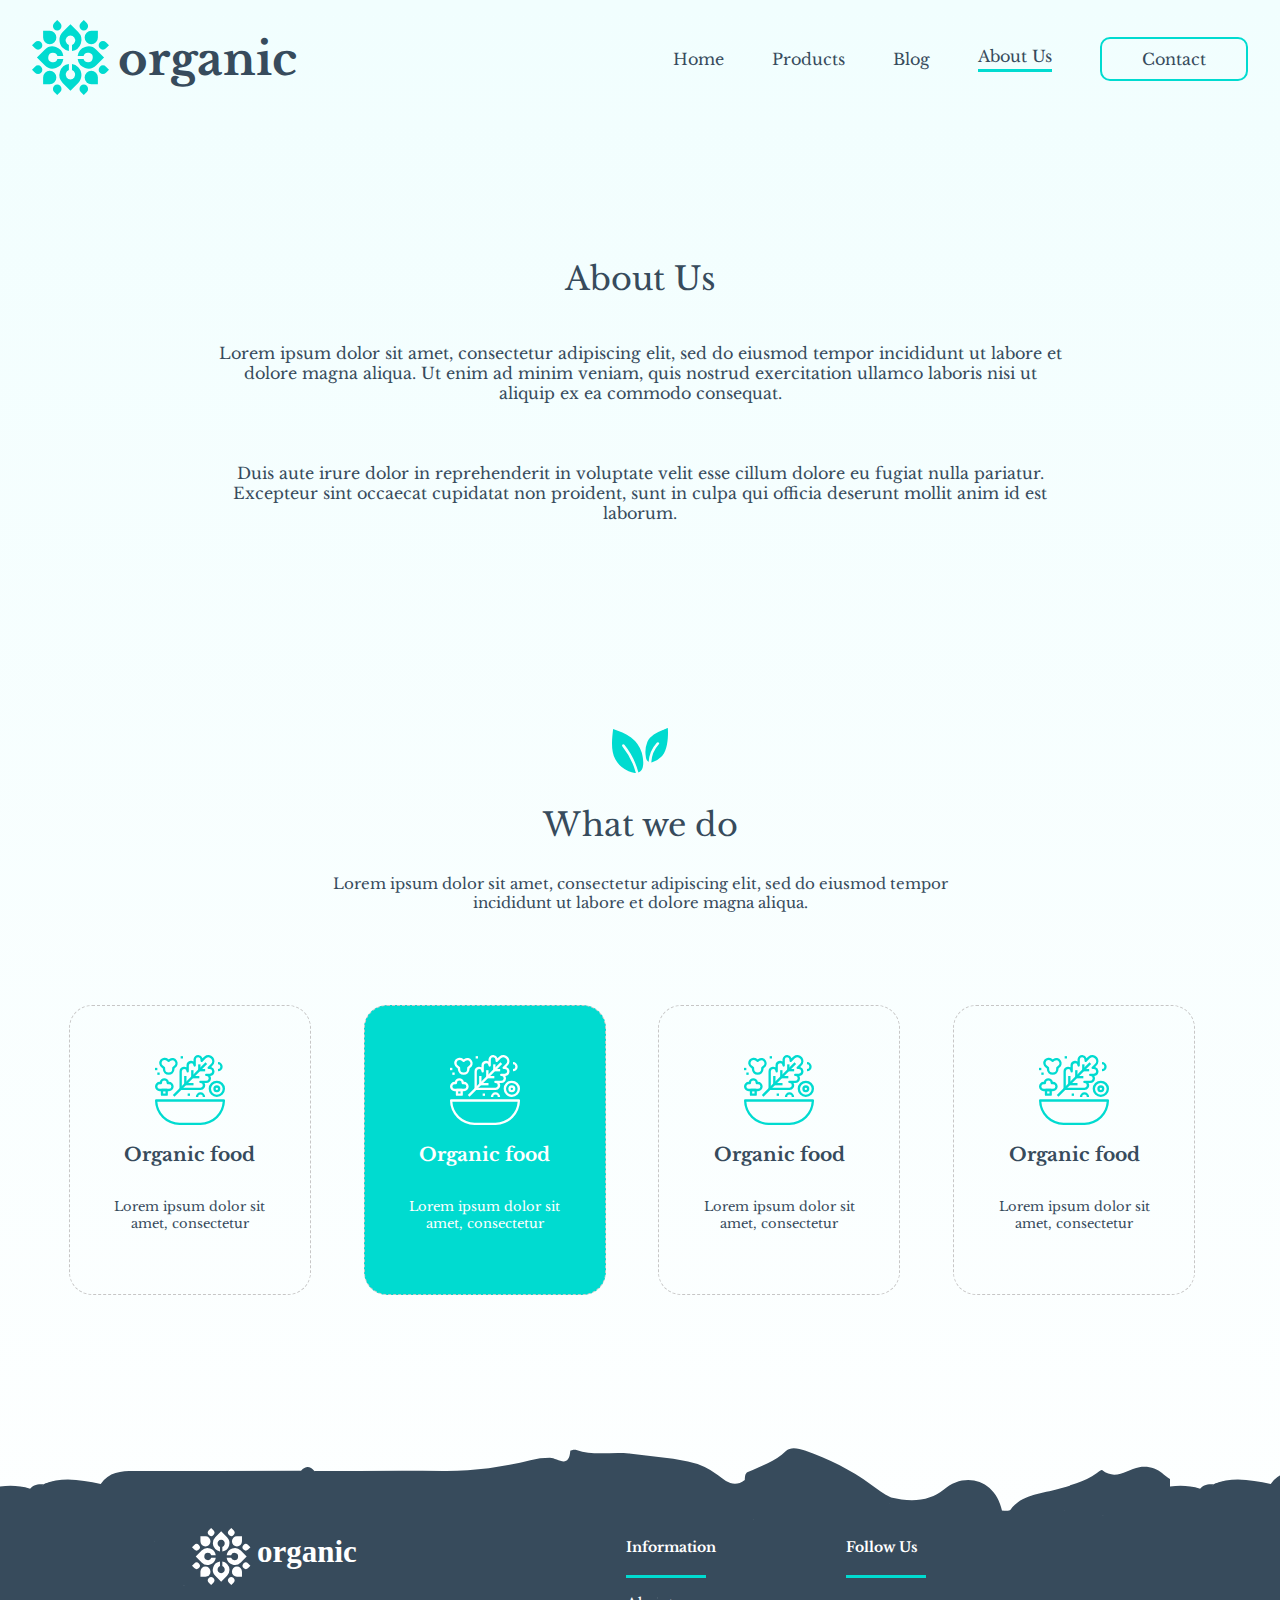
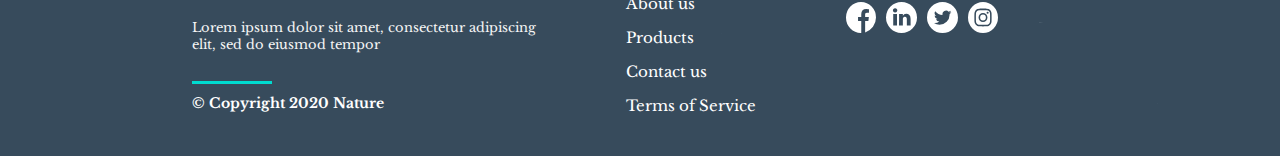
<file: src/about.html>
<!DOCTYPE html>
<html lang="en">
  <head>
    <meta charset="UTF-8" />
    <meta name="viewport" content="width=device-width, initial-scale=1.0" />
    <title>Organic natural health</title>
    <link
      href="https://fonts.googleapis.com/css2?family=Libre+Baskerville:ital,wght@0,400;0,700;1,400&display=swap"
      rel="stylesheet"
    />
    <link rel="stylesheet" href="styles/utility.css" />
    <link rel="stylesheet" href="styles/main.css" />
  </head>

  <body>
    <div class="main-container">
      <header class="header-nav">
        <div class="header-nav-title-container flex-row">
          <div>
            <img src="assets/logo.svg" alt="Natural health" />
          </div>
          <div class="header-nav-title">organic</div>
        </div>
        <div class="header-right flex-row">
          <a class="header-nav-item" href="index.html">Home</a>
          <a class="header-nav-item" href="products.html">Products</a>
          <a class="header-nav-item" href="blog.html">Blog</a>
          <a class="header-nav-item nav-item-selected" href="#">About Us</a>
          <div class="contact-nav-link-container">
            <a href="#">Contact</a>
          </div>
        </div>
      </header>
      <section class="welcome" id="welcome">
        <div class="welcome-title">About Us</div>
        <div style="text-align: center;width: 70%;">
          <p>
            Lorem ipsum dolor sit amet, consectetur adipiscing elit, sed do
            eiusmod tempor incididunt ut labore et dolore magna aliqua. Ut enim
            ad minim veniam, quis nostrud exercitation ullamco laboris nisi ut
            aliquip ex ea commodo consequat. <br />
            <br />
            <br />
            <br />

            Duis aute irure dolor in reprehenderit in voluptate velit esse
            cillum dolore eu fugiat nulla pariatur. Excepteur sint occaecat
            cupidatat non proident, sunt in culpa qui officia deserunt mollit
            anim id est laborum.
          </p>
        </div>
      </section>
      <section class="welcome" id="welcome">
        <img
          style="margin-bottom: 2rem"
          height="45"
          src="assets/welcome-leafs.svg"
          alt="Leafs"
        />
        <div class="welcome-title">What we do</div>
        <div class="welcome-description">
          Lorem ipsum dolor sit amet, consectetur adipiscing elit, sed do
          eiusmod tempor <br />
          incididunt ut labore et dolore magna aliqua.
        </div>
        <div class="welcome-services">
          <div class="welcome-services-item">
            <img height="70" src="assets/service.svg" alt="" />
            <h3>Organic food</h3>
            <p>
              Lorem ipsum dolor sit <br />
              amet, consectetur
            </p>
          </div>
          <div class="welcome-services-item item-active">
            <img height="70" src="assets/service.svg" alt="" />
            <h3>Organic food</h3>
            <p>
              Lorem ipsum dolor sit <br />
              amet, consectetur
            </p>
          </div>
          <div class="welcome-services-item">
            <img height="70" src="assets/service.svg" alt="" />
            <h3>Organic food</h3>
            <p>
              Lorem ipsum dolor sit <br />
              amet, consectetur
            </p>
          </div>
          <div class="welcome-services-item">
            <img height="70" src="assets/service.svg" alt="" />
            <h3>Organic food</h3>
            <p>
              Lorem ipsum dolor sit <br />
              amet, consectetur
            </p>
          </div>
        </div>
      </section>
    </div>

    <footer>
      <div class="footer-left">
        <img src="assets/logo-title.svg" alt="" />
        <p>
          Lorem ipsum dolor sit amet, consectetur adipiscing <br />
          elit, sed do eiusmod tempor
        </p>
        <div class="green-line"></div>
        <h4>© Copyright 2020 Nature</h4>
      </div>
      <div class="footer-center">
        <h4>Information</h4>
        <div class="green-line"></div>
        <ul style="list-style: none">
          <li>About us</li>
          <li>Products</li>
          <li>Contact us</li>
          <li>Terms of Service</li>
        </ul>
      </div>
      <div class="footer-right">
        <h4>Follow Us</h4>
        <div class="green-line"></div>
        <div class="social-links">
          <img src="assets//facebook.svg" />
          <img src="assets//linkedin.svg" />
          <img src="assets//tweeter.svg" />
          <img src="assets/instagram.svg" alt="" />
        </div>
      </div>
    </footer>
  </body>
</html>
</file>
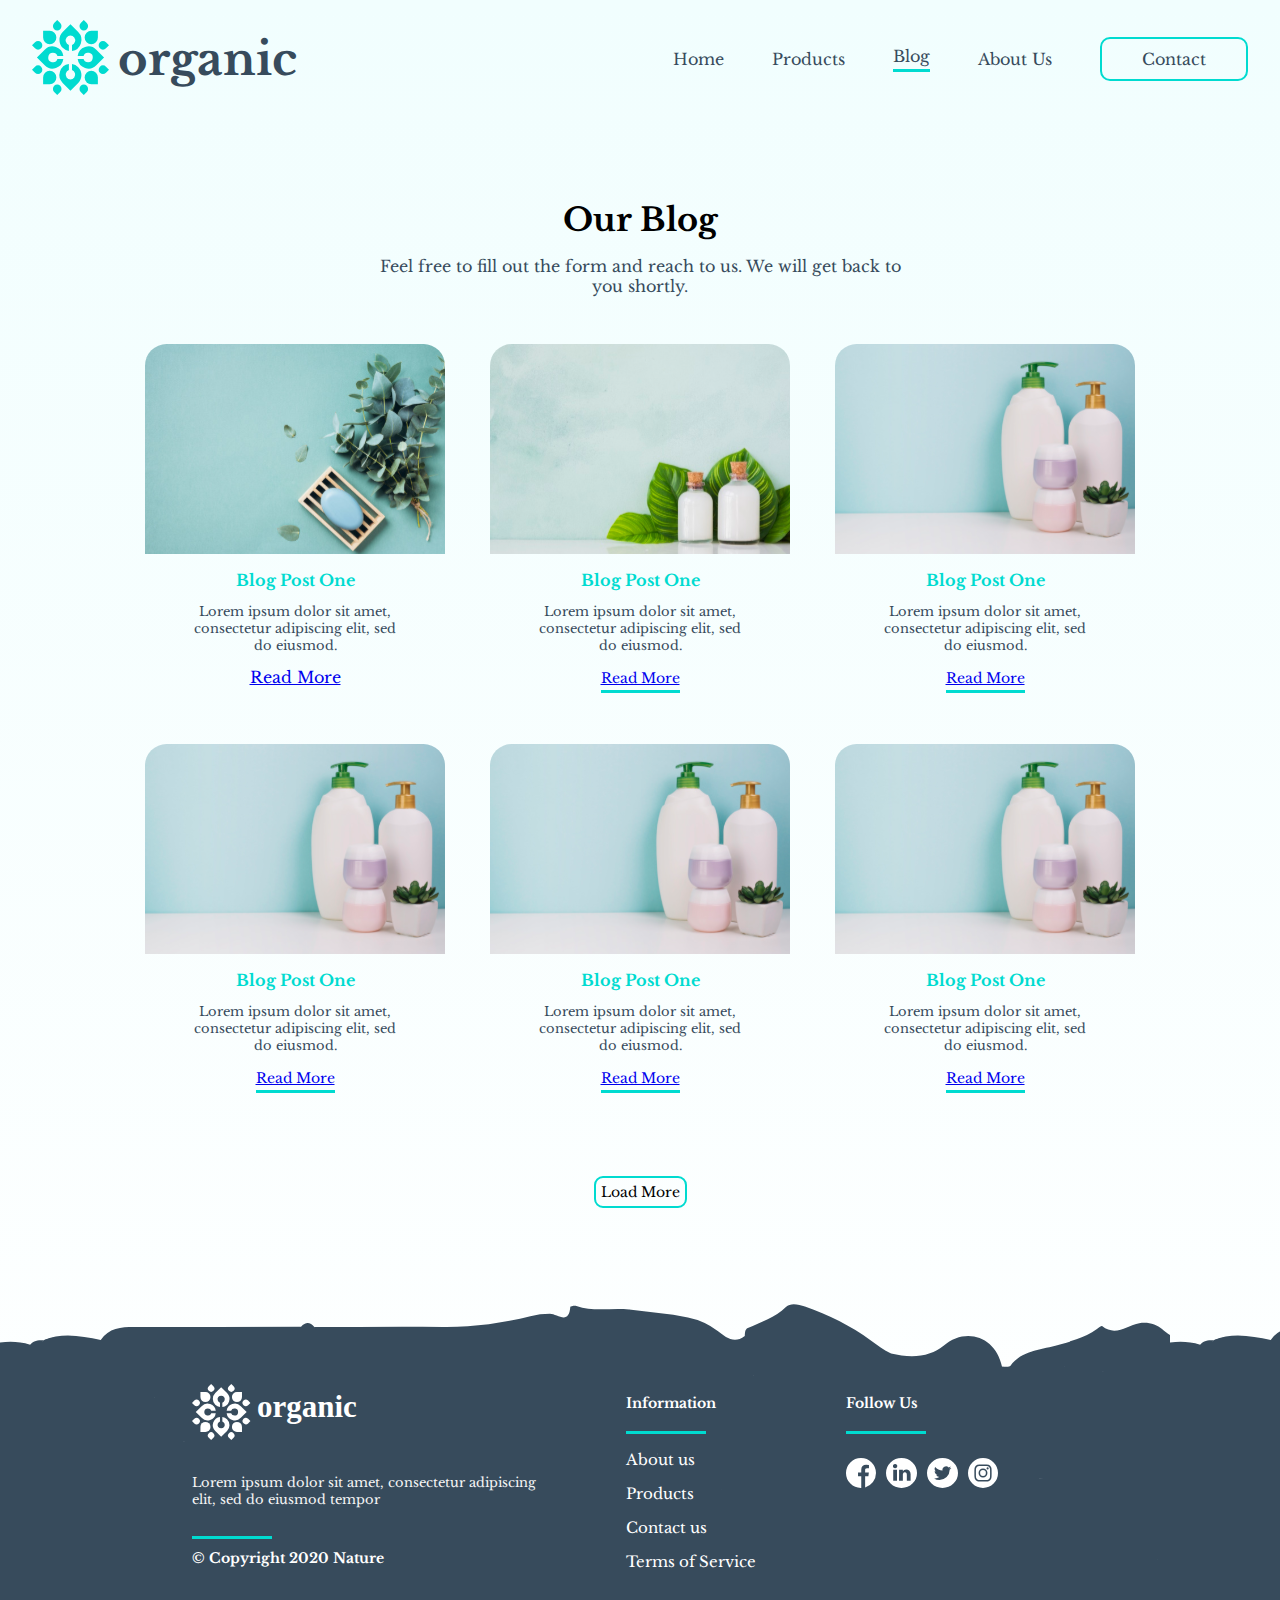
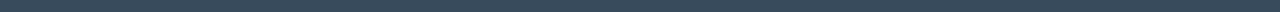
<file: src/blog.html>
<!DOCTYPE html>
<html lang="en">
  <head>
    <meta charset="UTF-8" />
    <meta name="viewport" content="width=device-width, initial-scale=1.0" />
    <title>Organic natural health</title>
    <link
      href="https://fonts.googleapis.com/css2?family=Libre+Baskerville:ital,wght@0,400;0,700;1,400&display=swap"
      rel="stylesheet"
    />
    <link rel="stylesheet" href="styles/utility.css" />
    <link rel="stylesheet" href="styles/main.css" />

    <style>
      :root {
        --color-font: #374b5c;
        --color-primary: #00dbd0;
      }

      .blog-section {
        margin-top: 5rem;
      }

      .blog-cards-container div:not(:last-child) {
        margin-right: 0px;
      }

      .load-more {
        margin-top: 2rem;
        font-size: 14px;
        padding: 5px;
        border-radius: 9px;
        border: 2px solid var(--color-primary);
      }

      p {
        color: var(--color-font);
      }
    </style>
  </head>

  <body>
    <div class="main-container">
      <header class="header-nav">
        <div class="header-nav-title-container flex-row">
          <div>
            <img src="assets/logo.svg" alt="Natural health" />
          </div>
          <div class="header-nav-title">organic</div>
        </div>
        <div class="header-right flex-row">
          <a class="header-nav-item" href="index.html">Home</a>
          <a class="header-nav-item" href="products.html">Products</a>
          <a class="header-nav-item nav-item-selected" href="#">Blog</a>
          <a class="header-nav-item" href="about.html">About Us</a>
          <div class="contact-nav-link-container">
            <a href="#">Contact</a>
          </div>
        </div>
      </header>
      <section class="blog-section">
        <h1
          style="font-size: xx-large; margin-bottom: 0px"
          class="text-color-primary"
        >
          Our Blog
        </h1>
        <p class="text-color-primary" style="text-align: center">
          Feel free to fill out the form and reach to us. We will get back to
          <br />
          you shortly.
        </p>
        <div class="blog-cards-container">
          <div style="margin-right: 45px" class="card">
            <img width="300" src="assets/blog-image.svg" />
            <div class="card-botton">
              <h4>Blog Post One</h4>
              <p>
                Lorem ipsum dolor sit amet, <br />
                consectetur adipiscing elit, sed <br />
                do eiusmod.
              </p>
              <div>
                <a href="#" class="text-color-primary decoration-none"
                  >Read More</a
                >
              </div>
            </div>
          </div>
          <div style="margin-right: 45px" class="card">
            <img width="300" src="assets/blog-image2.svg" />
            <div class="card-botton">
              <h4>Blog Post One</h4>
              <p>
                Lorem ipsum dolor sit amet, <br />
                consectetur adipiscing elit, sed <br />
                do eiusmod.
              </p>
              <div>
                <a
                  style="font-size: 14px"
                  href="#"
                  class="text-color-primary decoration-none nav-item-selected"
                  >Read More</a
                >
              </div>
            </div>
          </div>
          <div class="card">
            <img width="300" src="assets/blog-image3.svg" />
            <div class="card-botton">
              <h4>Blog Post One</h4>
              <p>
                Lorem ipsum dolor sit amet, <br />
                consectetur adipiscing elit, sed <br />
                do eiusmod.
              </p>
              <div>
                <a
                  style="font-size: 14px"
                  href="#"
                  class="text-color-primary decoration-none nav-item-selected"
                  >Read More</a
                >
              </div>
            </div>
          </div>
          <div style="margin-right: 45px" class="card">
            <img width="300" src="assets/blog-image3.svg" />
            <div class="card-botton">
              <h4>Blog Post One</h4>
              <p>
                Lorem ipsum dolor sit amet, <br />
                consectetur adipiscing elit, sed <br />
                do eiusmod.
              </p>
              <div>
                <a
                  style="font-size: 14px"
                  href="#"
                  class="text-color-primary decoration-none nav-item-selected"
                  >Read More</a
                >
              </div>
            </div>
          </div>
          <div style="margin-right: 45px" class="card">
            <img width="300" src="assets/blog-image3.svg" />
            <div class="card-botton">
              <h4>Blog Post One</h4>
              <p>
                Lorem ipsum dolor sit amet, <br />
                consectetur adipiscing elit, sed <br />
                do eiusmod.
              </p>
              <div>
                <a
                  style="font-size: 14px"
                  href="#"
                  class="text-color-primary decoration-none nav-item-selected"
                  >Read More</a
                >
              </div>
            </div>
          </div>
          <div class="card">
            <img width="300" src="assets/blog-image3.svg" />
            <div class="card-botton">
              <h4>Blog Post One</h4>
              <p>
                Lorem ipsum dolor sit amet, <br />
                consectetur adipiscing elit, sed <br />
                do eiusmod.
              </p>
              <div>
                <a
                  style="font-size: 14px"
                  href="#"
                  class="text-color-primary decoration-none nav-item-selected"
                  >Read More</a
                >
              </div>
            </div>
          </div>
        </div>
        <div class="load-more">Load More</div>
      </section>
    </div>

    <footer>
      <div class="footer-left">
        <img src="assets/logo-title.svg" alt="" />
        <p>
          Lorem ipsum dolor sit amet, consectetur adipiscing <br />
          elit, sed do eiusmod tempor
        </p>
        <div class="green-line"></div>
        <h4>© Copyright 2020 Nature</h4>
      </div>
      <div class="footer-center">
        <h4>Information</h4>
        <div class="green-line"></div>
        <ul style="list-style: none">
          <li>About us</li>
          <li>Products</li>
          <li>Contact us</li>
          <li>Terms of Service</li>
        </ul>
      </div>
      <div class="footer-right">
        <h4>Follow Us</h4>
        <div class="green-line"></div>
        <div class="social-links">
          <img src="assets//facebook.svg" />
          <img src="assets//linkedin.svg" />
          <img src="assets//tweeter.svg" />
          <img src="assets/instagram.svg" alt="" />
        </div>
      </div>
    </footer>
  </body>
</html>
</file>
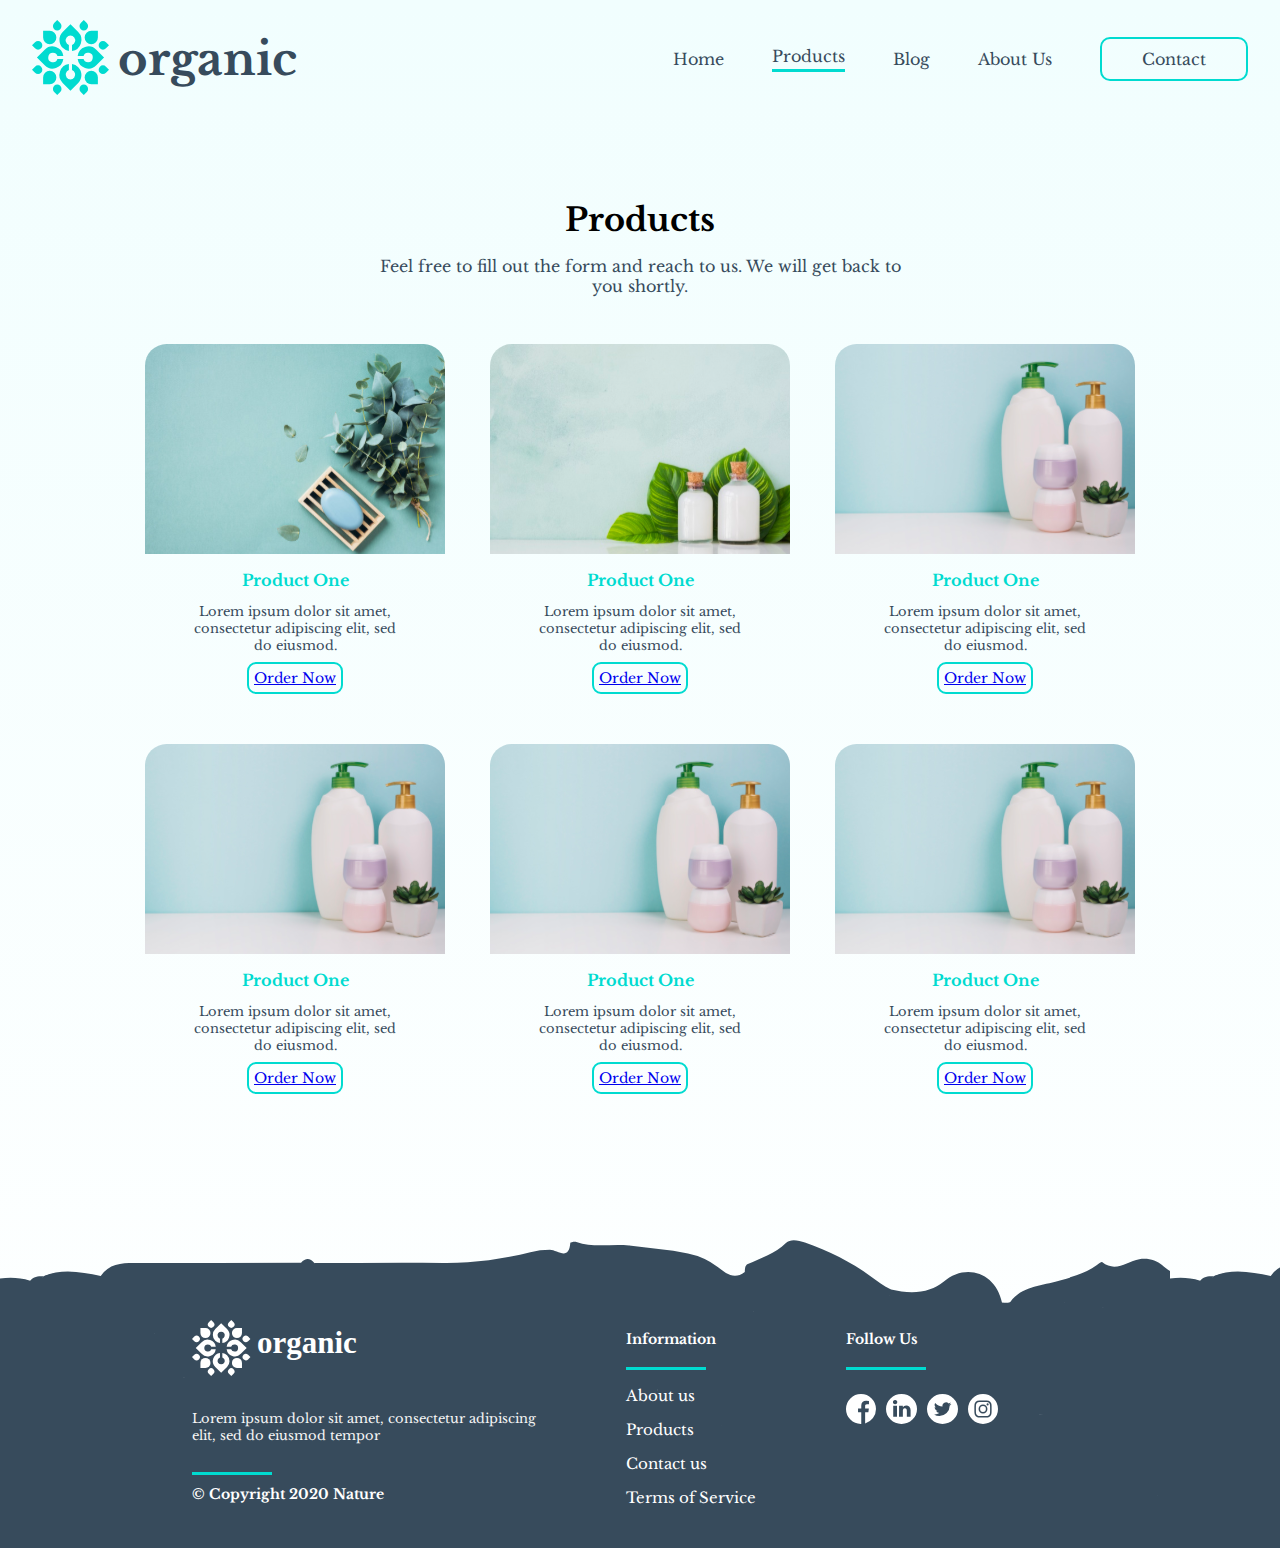
<file: src/products.html>
<!DOCTYPE html>
<html lang="en">
  <head>
    <meta charset="UTF-8" />
    <meta name="viewport" content="width=device-width, initial-scale=1.0" />
    <title>Organic natural health</title>
    <link
      href="https://fonts.googleapis.com/css2?family=Libre+Baskerville:ital,wght@0,400;0,700;1,400&display=swap"
      rel="stylesheet"
    />
    <link rel="stylesheet" href="styles/utility.css" />
    <link rel="stylesheet" href="styles/main.css" />

    <style>
      :root {
        --color-font: #374b5c;
        --color-primary: #00dbd0;
      }

      .blog-section {
        margin-top: 5rem;
      }

      .blog-cards-container div:not(:last-child) {
        margin-right: 0px;
      }

      p {
        color: var(--color-font);
      }

      .card-botton a {
        font-size: 14px;
        padding: 5px;
        border-radius: 9px;
        border: 2px solid var(--color-primary);
      }
    </style>
  </head>

  <body>
    <div class="main-container">
      <header class="header-nav">
        <div class="header-nav-title-container flex-row">
          <div>
            <img src="assets/logo.svg" alt="Natural health" />
          </div>
          <div class="header-nav-title">organic</div>
        </div>
        <div class="header-right flex-row">
          <a class="header-nav-item" href="index.html">Home</a>
          <a class="header-nav-item nav-item-selected" href="#">Products</a>
          <a class="header-nav-item" href="#">Blog</a>
          <a class="header-nav-item" href="#">About Us</a>
          <div class="contact-nav-link-container">
            <a href="#">Contact</a>
          </div>
        </div>
      </header>
      <section class="blog-section">
        <h1
          style="font-size: xx-large; margin-bottom: 0px"
          class="text-color-primary"
        >
          Products
        </h1>
        <p class="text-color-primary" style="text-align: center">
          Feel free to fill out the form and reach to us. We will get back to
          <br />
          you shortly.
        </p>
        <div class="blog-cards-container">
          <div style="margin-right: 45px" class="card">
            <img width="300" src="assets/blog-image.svg" />
            <div class="card-botton">
              <h4>Product One</h4>
              <p>
                Lorem ipsum dolor sit amet, <br />
                consectetur adipiscing elit, sed <br />
                do eiusmod.
              </p>
              <div>
                <a href="#" class="text-color-primary decoration-none"
                  >Order Now</a
                >
              </div>
            </div>
          </div>
          <div style="margin-right: 45px" class="card">
            <img width="300" src="assets/blog-image2.svg" />
            <div class="card-botton">
              <h4>Product One</h4>
              <p>
                Lorem ipsum dolor sit amet, <br />
                consectetur adipiscing elit, sed <br />
                do eiusmod.
              </p>
              <div>
                <a
                  style="font-size: 14px"
                  href="#"
                  class="text-color-primary decoration-none nav-item-selected"
                  >Order Now</a
                >
              </div>
            </div>
          </div>
          <div class="card">
            <img width="300" src="assets/blog-image3.svg" />
            <div class="card-botton">
              <h4>Product One</h4>
              <p>
                Lorem ipsum dolor sit amet, <br />
                consectetur adipiscing elit, sed <br />
                do eiusmod.
              </p>
              <div>
                <a
                  style="font-size: 14px"
                  href="#"
                  class="text-color-primary decoration-none nav-item-selected"
                  >Order Now</a
                >
              </div>
            </div>
          </div>
          <div style="margin-right: 45px" class="card">
            <img width="300" src="assets/blog-image3.svg" />
            <div class="card-botton">
              <h4>Product One</h4>
              <p>
                Lorem ipsum dolor sit amet, <br />
                consectetur adipiscing elit, sed <br />
                do eiusmod.
              </p>
              <div>
                <a
                  style="font-size: 14px"
                  href="#"
                  class="text-color-primary decoration-none nav-item-selected"
                  >Order Now</a
                >
              </div>
            </div>
          </div>
          <div style="margin-right: 45px" class="card">
            <img width="300" src="assets/blog-image3.svg" />
            <div class="card-botton">
              <h4>Product One</h4>
              <p>
                Lorem ipsum dolor sit amet, <br />
                consectetur adipiscing elit, sed <br />
                do eiusmod.
              </p>
              <div>
                <a
                  style="font-size: 14px"
                  href="#"
                  class="text-color-primary decoration-none nav-item-selected"
                  >Order Now</a
                >
              </div>
            </div>
          </div>
          <div class="card">
            <img width="300" src="assets/blog-image3.svg" />
            <div class="card-botton">
              <h4>Product One</h4>
              <p>
                Lorem ipsum dolor sit amet, <br />
                consectetur adipiscing elit, sed <br />
                do eiusmod.
              </p>
              <div>
                <a
                  style="font-size: 14px"
                  href="#"
                  class="text-color-primary decoration-none nav-item-selected"
                  >Order Now</a
                >
              </div>
            </div>
          </div>
        </div>
      </section>
    </div>

    <footer>
      <div class="footer-left">
        <img src="assets/logo-title.svg" alt="" />
        <p>
          Lorem ipsum dolor sit amet, consectetur adipiscing <br />
          elit, sed do eiusmod tempor
        </p>
        <div class="green-line"></div>
        <h4>© Copyright 2020 Nature</h4>
      </div>
      <div class="footer-center">
        <h4>Information</h4>
        <div class="green-line"></div>
        <ul style="list-style: none">
          <li>About us</li>
          <li>Products</li>
          <li>Contact us</li>
          <li>Terms of Service</li>
        </ul>
      </div>
      <div class="footer-right">
        <h4>Follow Us</h4>
        <div class="green-line"></div>
        <div class="social-links">
          <img src="assets//facebook.svg" />
          <img src="assets//linkedin.svg" />
          <img src="assets//tweeter.svg" />
          <img src="assets/instagram.svg" alt="" />
        </div>
      </div>
    </footer>
  </body>
</html>
</file>
<file: styles/utility.css>
/* 
This is utility classes 
*/

:root {
  --color-font: #374b5c;
  --color-primary: #00dbd0;
}

.inline-element {
  display: inline-block;
}

.decoration-none {
  text-decoration: none;
}

.flex-row {
  display: flex;
  align-items: center;
  flex-direction: row;
}

.text-bold {
  font-weight: bold;
}

.text-color-primary {
  color: var(--color-font);
}
</file>
<file: styles/main.css>
/* Body */

:root {
  --color-font: #374b5c;
  --color-primary: #00dbd0;
}

html {
  scroll-behavior: smooth;
}

body {
  padding-bottom: 0px;
  margin-bottom: 0px;
  margin-right: 0px;
  margin-left: 0px;
  height: 100%;
  background-image: linear-gradient(#f1fefe, white);
  font-family: "Libre Baskerville", serif;
}

.main-container {
  transition: all 1s ease;
}

.main-container {
  width: 90%;
  margin: auto;
}

@media (min-width: 1400px) {
  .main-container {
    width: 70%;
  }
}

@media (max-width: 923px) {
  .hero-right {
    display: none;
  }

  .hero-container {
    justify-content: center !important;
  }

  .header-right {
    display: none;
  }
}

/* HEADER */
header {
  margin-top: 20px;
}

.header-nav {
  display: flex;
  justify-content: space-between;
}

.header-nav-item {
  text-decoration: none;
  margin-right: 3rem;
  color: var(--color-font);
}

.nav-item-selected {
  border-bottom: 3px solid var(--color-primary);
  padding-bottom: 3px;
}

.contact-nav-link-container {
  display: flex;
  padding: 10px 40px 10px 40px;
  border: 2px solid var(--color-primary);
  border-radius: 10px;
}

.contact-nav-link-container a {
  text-decoration: none;
  height: auto;
  color: var(--color-font);
}

.header-nav-title {
  font-weight: bold;
  color: var(--color-font);
  font-size: 2.8rem;
}

.header-nav-title-container {
  align-items: center;
  justify-content: space-between;
  width: 265px;
}

/* END HEADER */

/* HERO AREA */

.hero-container {
  display: flex;
  justify-content: space-between;
  margin-top: 9rem;
  align-items: center;
}

.hero-title {
  font-size: 3.3rem;
}

.hero-right {
  align-self: center;
  justify-self: center;
}

.hero-right img {
  width: 100%;
  height: auto;
}

.hero-title-text {
  font-size: x-large;
}

.hero-background-leafs {
  position: absolute;
  right: 5rem;
  width: auto;
  top: 6rem;
  z-index: -1;
  height: auto;
}

.hero-button {
  display: flex;
  align-items: center;
  justify-content: center;
  border-radius: 7px;
  border: none;
  height: 50px;
  width: 190px;
  color: white;
  margin-top: 30px;
  box-shadow: 2px 2px 8px whitesmoke;
  background-color: var(--color-primary);
}

.hero-button a {
  text-decoration: none;
  color: white;
  font-weight: bold;
  font-size: 17px;
}

/* END HERO AREA */

/* WELCOME AREA */
.welcome {
  width: 100%;
  margin-top: 10rem;
  display: flex;
  flex-direction: column;
  align-items: center;
  color: var(--color-font);
}

.welcome div {
  margin-bottom: 1.8rem;
}

.welcome-title {
  font-size: xx-large;
}

.welcome-description {
  font-size: 15px;
  text-align: center;
}

.welcome-services {
  display: flex;
  width: 100%;
  margin-top: 4rem;
  flex-wrap: wrap;
  justify-content: space-evenly;
}

.welcome-services-item {
  display: flex;
  flex-direction: column;
  align-items: center;
  justify-content: center;
  width: 15rem;
  height: 18rem;
  border: 1px dashed rgb(199, 198, 198);
  border-radius: 23px;
  margin-right: 1rem;
}

.item-active {
  background: var(--color-primary);
  color: white;
}

.item-active img {
  filter: brightness(0%) saturate(0%) contrast(1000%) invert(100%);
  -webkit-filter: brightness(0%) saturate(0%) contrast(1000%) invert(100%);
  -moz-filter: brightness(0%) saturate(0%) contrast(1000%) invert(100%);
}

.welcome-services-item p {
  font-size: small;
  text-align: center;
}

/* END WELCOME AREA */

/* Testimonials */

.testimonials {
  display: flex;
  flex-direction: column;
  align-items: center;
  margin-top: 7rem;
  color: var(--color-font);
  width: 100%;
}

.testimonial-icons {
  display: flex;
  margin-top: 2.9rem;
  width: 100%;
  overflow-x: scroll;
}

@media (min-width: 500px) {
  .testimonial-icons {
    justify-content: center;
    width: 100%;
    padding-left: 20px;
    padding-right: 20px;
  }
}

.testimonial-icons::-webkit-scrollbar {
  display: none;
}

.testimonial-icons img:not(:last-child) {
  margin-right: 110px;
}

.pagination {
  display: flex;
  justify-content: center;
  width: 100%;
  margin-top: 3.5rem;
}

.pagination-item {
  height: 10px;
  margin-right: 15px;
  border-radius: 50%;
  background: var(--color-font);
  width: 10px;
}

.pagination-item-active {
  background-color: var(--color-primary);
}

/*  */

/* COMMENTS */

.comments {
  display: flex;
  flex-direction: column;
  align-items: center;
  margin-top: 7rem;
  width: 100%;
}

.comments-quote {
  margin-bottom: 1rem;
}

.comments-person {
  margin-bottom: 1rem;
}

.comments-name {
  margin-bottom: 1rem;
}

.comments-text {
  text-align: center;
  font-weight: 300;
  color: var(--color-font);
}

.comments .pagination {
  margin-top: 5px;
}

/*  */

#figure-one {
  position: absolute;
  top: 125rem;
}

#figure-two {
  position: absolute;
  top: 150rem;
  right: -5rem;
}

/* Subscribe section */

.subscribe-section {
  display: flex;
  flex-direction: column;
  align-items: center;
  justify-self: center;
  width: 100%;
  margin-top: 8rem;
}

.subscribe-input-group input {
  border: none;
}

.subscribe-input-group button {
  border: none;
  background-color: var(--color-primary);
  color: white;
  font-size: medium;
  border-radius: 22px;
  height: 3.1rem;
  width: 8rem;
}

.blog-section {
  display: flex;
  flex-direction: column;
  align-items: center;
  width: 100%;
  margin-top: 12rem;
}

/*  */

/* Our blog section */

.blog-cards-container {
  display: flex;
  flex-wrap: wrap;
  justify-content: center;
  margin-top: 2rem;
}

.blog-cards-container div:not(:last-child) {
  margin-right: 3rem;
}

@media (max-width: 500px) {
  .blog-cards-container div {
    margin-right: 0px !important;
  }
}

.card {
  display: grid;
  grid-template-rows: 50% 50%;
  grid-template-columns: 100%;
  height: 400px;
  width: 300px;
  border-radius: 30px 30px 0px 0px;
  border: none;
}

.card-botton {
  display: flex;
  flex-direction: column;
  align-items: center;
}

.card-botton h4 {
  color: #00dbd0;
  margin-bottom: 0px;
  margin-top: 26px;
}

.card-botton p {
  text-align: center;
  font-size: small;
  color: var(--color-font);
}

/* End our blog section */

footer {
  margin-top: 6rem;
  position: static;
  display: grid;
  grid-template-columns: auto auto auto;
  grid-template-rows: auto;
  grid-auto-flow: column;
  background-image: url("../assets/footer-bg.svg");
  background-size: auto 100%;
  background-repeat: inherit;
  padding-bottom: 25px;
  padding-top: 80px;
  padding-left: 15%;
  padding-right: 15%;
  color: white;
}

footer p {
  margin-top: 30px;
  margin-bottom: 28px;
  font-size: 13px;
  font-weight: 100;
  color: whitesmoke;
}

footer .green-line {
  width: 80px;
  height: 3px;
  background: var(--color-primary);
}

footer h4 {
  font-size: 14px;
  font-weight: bold;
  margin-top: 10px;
}

footer .footer-center ul {
  padding-left: 0px;
}

footer h4 {
  font-weight: bold;
}

footer .footer-center li {
  margin-bottom: 15px;
  font-size: 15px;
}

footer .social-links {
  display: flex;
  margin-top: 1.5rem;
}

footer .social-links img:not(:last-child) {
  margin-right: 10px;
}

@media (max-width: 500px) {
  footer {
    grid-template-columns: auto;
    grid-template-rows: auto auto auto;
    padding-top: 8rem;
  }
}
</file>
<file: src/styles/utility.css>
/* 
This is utility classes 
*/

.inline-element {
  display: inline-block;
}

.flex-row {
  display: flex;
  align-items: center;
  flex-direction: row;
}
</file>
<file: src/styles/main.css>
/* Body */

:root {
  --color-font: #374b5c;
  --color-primary: #00dbd0;
}

html {
  scroll-behavior: smooth;
}

body {
  padding-bottom: 0px;
  margin-bottom: 0px;
  margin-right: 0px;
  margin-left: 0px;
  height: 100%;
  background-image: linear-gradient(#f1fefe, white);
  font-family: "Libre Baskerville", serif;
}

* {
  transition: all 1s ease;
}

.main-container {
  width: 95%;
  margin: auto;
}

@media (min-width: 1400px) {
  .main-container {
    width: 70%;
  }
}

@media (max-width: 923px) {
  .hero-right {
    display: none;
  }

  .hero-container {
    justify-content: center !important;
  }

  .header-right {
    display: none;
  }
}

/* HEADER */
header {
  margin-top: 20px;
}

.header-nav {
  display: flex;
  justify-content: space-between;
}

.header-nav-item {
  text-decoration: none;
  margin-right: 3rem;
  color: var(--color-font);
}

.nav-item-selected {
  border-bottom: 3px solid var(--color-primary);
  padding-bottom: 3px;
}

.contact-nav-link-container {
  display: flex;
  padding: 10px 40px 10px 40px;
  border: 2px solid var(--color-primary);
  border-radius: 10px;
}

.contact-nav-link-container a {
  text-decoration: none;
  height: auto;
  color: var(--color-font);
}

.header-nav-title {
  font-weight: bold;
  color: var(--color-font);
  font-size: 2.8rem;
}

.header-nav-title-container {
  align-items: center;
  justify-content: space-between;
  width: 265px;
}

/* END HEADER */

/* HERO AREA */

.hero-container {
  display: flex;
  justify-content: space-between;
  margin-top: 9rem;
  align-items: center;
}

.hero-title {
  font-size: 3.3rem;
}

.hero-right {
  align-self: center;
  justify-self: center;
}

.hero-right img {
  width: 100%;
  height: auto;
}

.hero-title-text {
  font-size: x-large;
}

.hero-background-leafs {
  position: absolute;
  right: 5rem;
  width: auto;
  top: 6rem;
  z-index: -1;
  height: auto;
}

.hero-button {
  display: flex;
  align-items: center;
  justify-content: center;
  border-radius: 7px;
  border: none;
  height: 50px;
  width: 190px;
  color: white;
  margin-top: 30px;
  box-shadow: 2px 2px 8px whitesmoke;
  background-color: var(--color-primary);
}

.hero-button a {
  text-decoration: none;
  color: white;
  font-weight: bold;
  font-size: 17px;
}

/* END HERO AREA */

/* WELCOME AREA */
.welcome {
  width: 100%;
  margin-top: 10rem;
  display: flex;
  flex-direction: column;
  align-items: center;
  color: var(--color-font);
}

.welcome div {
  margin-bottom: 1.8rem;
}

.welcome-title {
  font-size: xx-large;
}

.welcome-description {
  font-size: 15px;
  text-align: center;
}

.welcome-services {
  display: flex;
  width: 100%;
  margin-top: 4rem;
  flex-wrap: wrap;
  justify-content: space-evenly;
}

.welcome-services-item {
  display: flex;
  flex-direction: column;
  align-items: center;
  justify-content: center;
  width: 15rem;
  height: 18rem;
  border: 1px dashed rgb(199, 198, 198);
  border-radius: 23px;
  margin-right: 1rem;
}

.item-active {
  background: var(--color-primary);
  color: white;
}

.item-active img {
  filter: brightness(0%) saturate(0%) contrast(1000%) invert(100%);
  -webkit-filter: brightness(0%) saturate(0%) contrast(1000%) invert(100%);
  -moz-filter: brightness(0%) saturate(0%) contrast(1000%) invert(100%);
}

.welcome-services-item p {
  font-size: small;
  text-align: center;
}

/* END WELCOME AREA */

/* Testimonials */

.testimonials {
  display: flex;
  flex-direction: column;
  align-items: center;
  margin-top: 7rem;
  color: var(--color-font);
  width: 100%;
}

.testimonial-icons {
  display: flex;
  margin-top: 2.9rem;
  width: 100%;
  overflow-x: scroll;
}

@media (min-width: 500px) {
  .testimonial-icons {
    justify-content: center;
    width: 100%;
    padding-left: 20px;
    padding-right: 20px;
  }
}

.testimonial-icons::-webkit-scrollbar {
  display: none;
}

.testimonial-icons img:not(:last-child) {
  margin-right: 110px;
}

.pagination {
  display: flex;
  justify-content: center;
  width: 100%;
  margin-top: 3.5rem;
}

.pagination-item {
  height: 10px;
  margin-right: 15px;
  border-radius: 50%;
  background: var(--color-font);
  width: 10px;
}

.pagination-item-active {
  background-color: var(--color-primary);
}

/*  */

/* COMMENTS */

.comments {
  display: flex;
  flex-direction: column;
  align-items: center;
  margin-top: 7rem;
  width: 100%;
}

.comments-quote {
  margin-bottom: 1rem;
}

.comments-person {
  margin-bottom: 1rem;
}

.comments-name {
  margin-bottom: 1rem;
}

.comments-text {
  text-align: center;
  font-weight: 300;
  color: var(--color-font);
}

.comments .pagination {
  margin-top: 5px;
}

/*  */

#figure-one {
  position: absolute;
  top: 125rem;
}

#figure-two {
  position: absolute;
  top: 150rem;
  right: -5rem;
}

/* Subscribe section */

.subscribe-section {
  display: flex;
  flex-direction: column;
  align-items: center;
  justify-self: center;
  width: 100%;
  margin-top: 8rem;
}

.subscribe-input-group input {
  border: none;
}

.subscribe-input-group button {
  border: none;
  background-color: var(--color-primary);
  color: white;
  font-size: medium;
  border-radius: 22px;
  height: 3.1rem;
  width: 8rem;
}

.blog-section {
  display: flex;
  flex-direction: column;
  align-items: center;
  width: 100%;
  margin-top: 12rem;
}

/*  */

/* Our blog section */

.blog-cards-container {
  display: flex;
  flex-wrap: wrap;
  justify-content: center;
  margin-top: 2rem;
}

.blog-cards-container div:not(:last-child) {
  margin-right: 3rem;
}

@media (max-width: 500px) {
  .blog-cards-container div {
    margin-right: 0px !important;
  }
}

.card {
  display: grid;
  grid-template-rows: 50% 50%;
  grid-template-columns: 100%;
  height: 400px;
  width: 300px;
  border-radius: 30px 30px 0px 0px;
  border: none;
}

.card-botton {
  display: flex;
  flex-direction: column;
  align-items: center;
}

.card-botton h4 {
  color: #00dbd0;
  margin-bottom: 0px;
  margin-top: 26px;
}

.card-botton p {
  text-align: center;
  font-size: small;
  color: var(--color-font);
}

/* End our blog section */

footer {
  margin-top: 6rem;
  position: static;
  display: grid;
  grid-template-columns: auto auto auto;
  grid-template-rows: auto;
  grid-auto-flow: column;
  background-image: url("../assets/footer-bg.svg");
  background-size: auto 100%;
  background-repeat: inherit;
  padding-bottom: 25px;
  padding-top: 80px;
  padding-left: 15%;
  padding-right: 15%;
  color: white;
}

footer p {
  margin-top: 30px;
  margin-bottom: 28px;
  font-size: 13px;
  font-weight: 100;
  color: whitesmoke;
}

footer .green-line {
  width: 80px;
  height: 3px;
  background: var(--color-primary);
}

footer h4 {
  font-size: 14px;
  font-weight: bold;
  margin-top: 10px;
}

footer .footer-center ul {
  padding-left: 0px;
}

footer h4 {
  font-weight: bold;
}

footer .footer-center li {
  margin-bottom: 15px;
  font-size: 15px;
}

footer .social-links {
  display: flex;
  margin-top: 1.5rem;
}

footer .social-links img:not(:last-child) {
  margin-right: 10px;
}

@media (max-width: 500px) {
  footer {
    grid-template-columns: auto;
    grid-template-rows: auto auto auto;
    padding-top: 8rem;
  }
}
</file>
